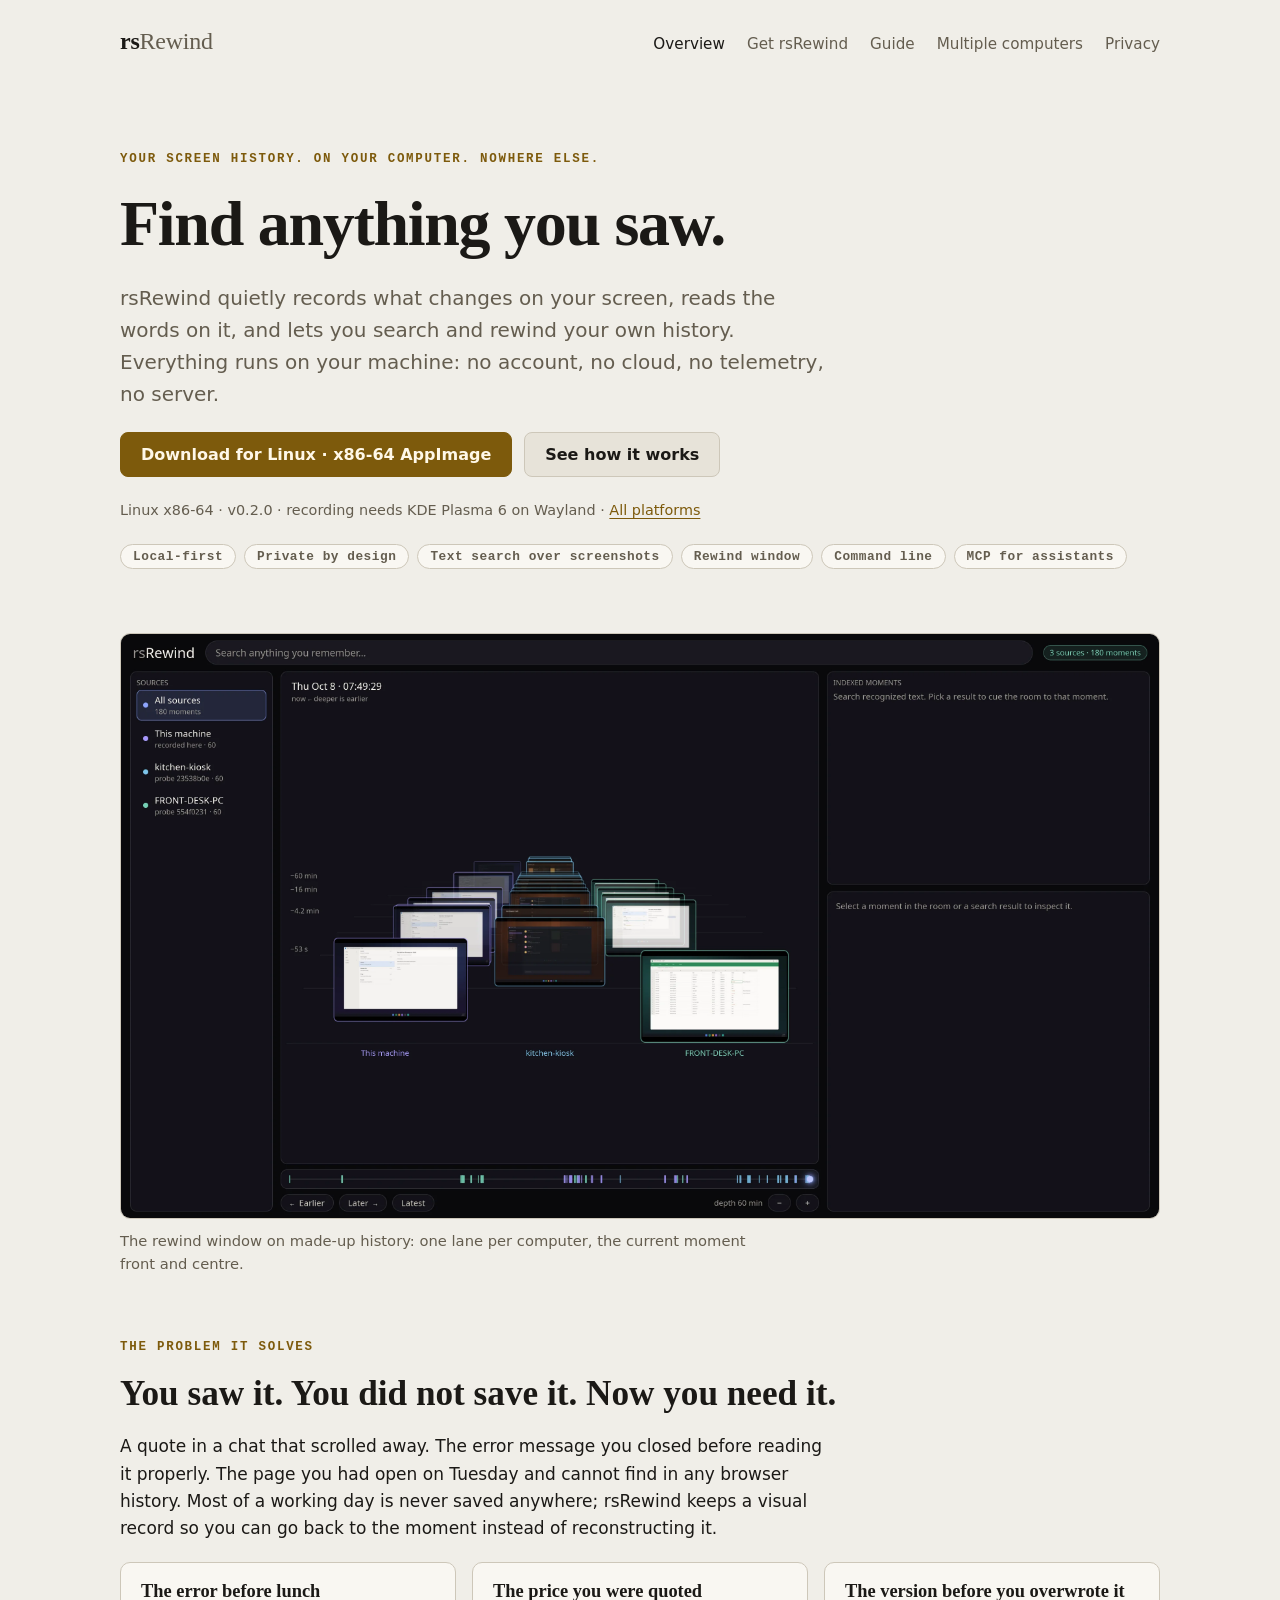
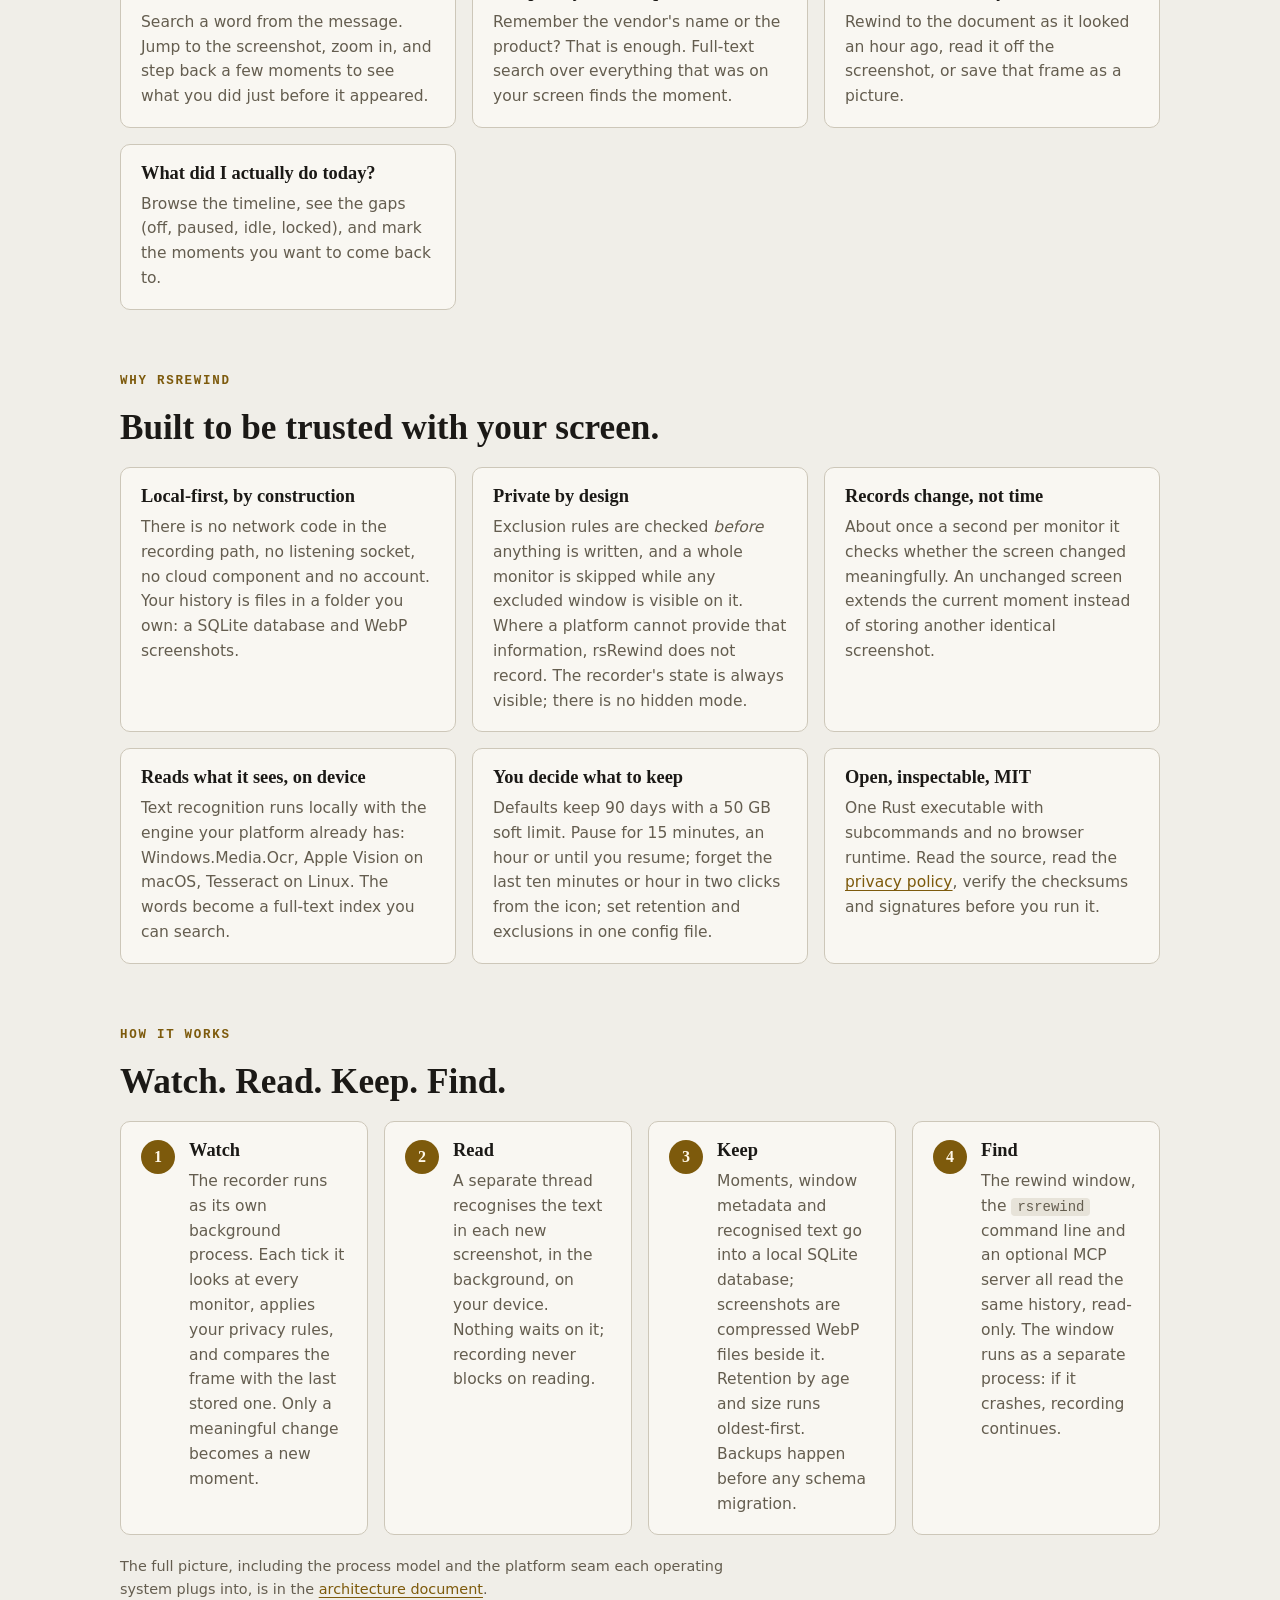
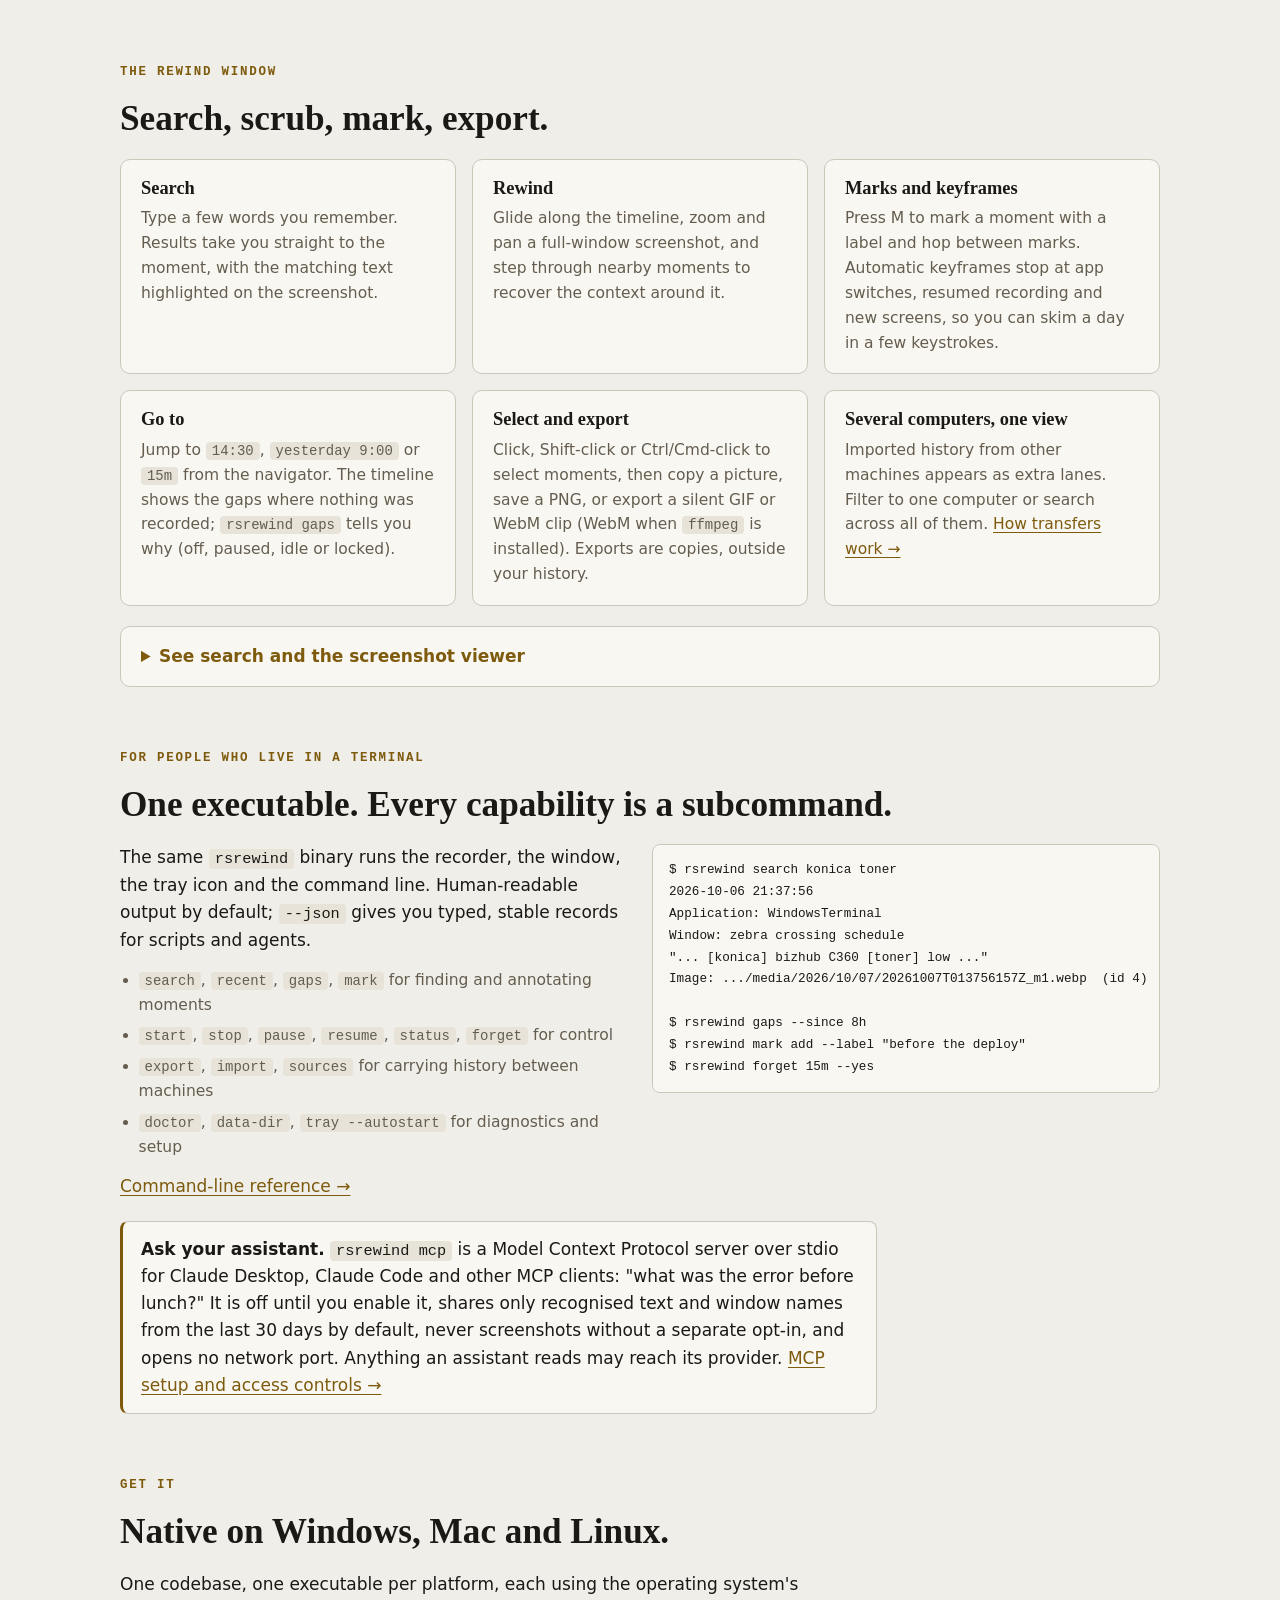
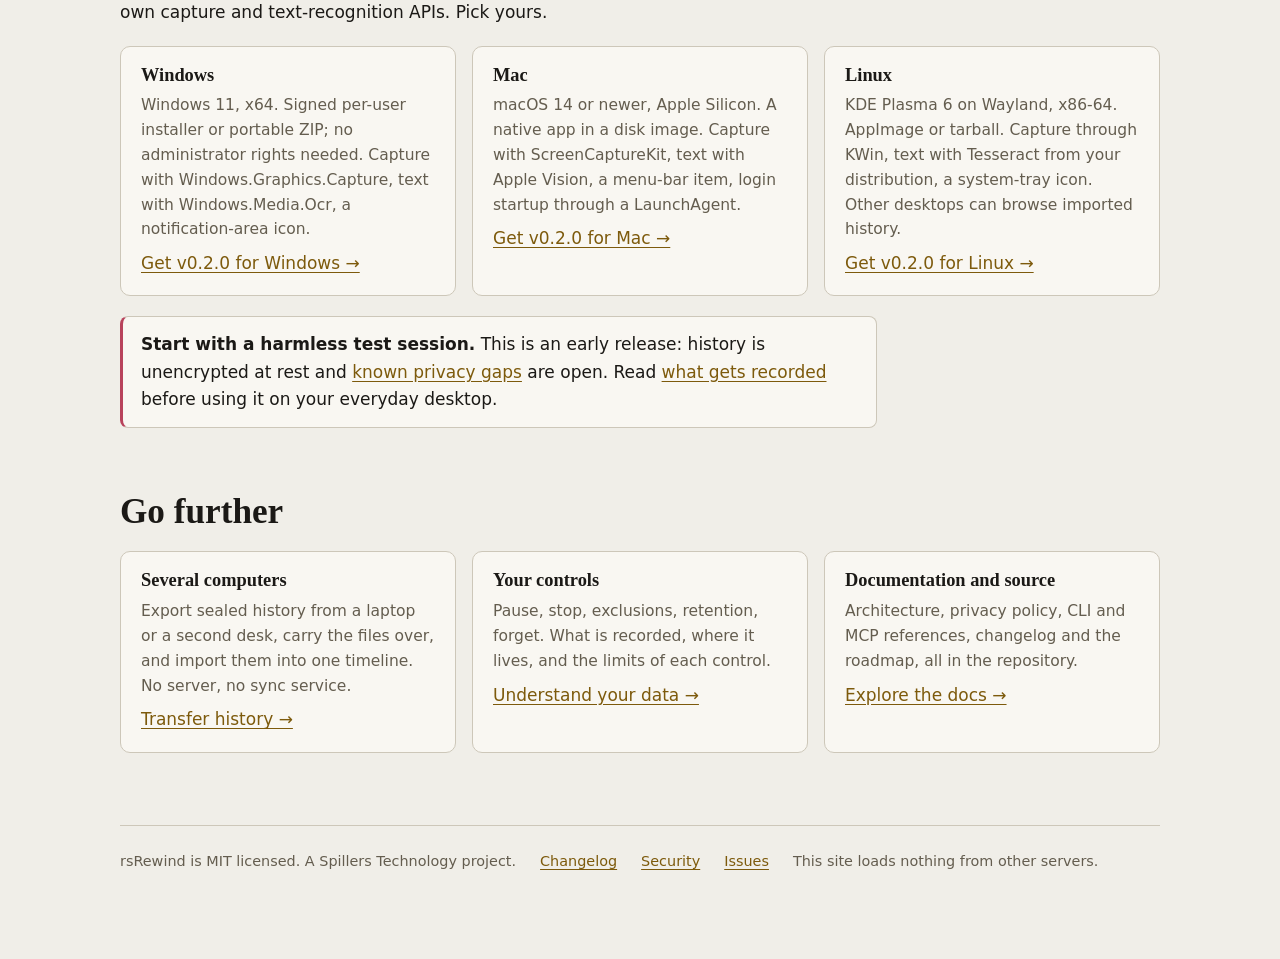
<file: site/index.html>
<!doctype html>
<html lang="en">
<head>
<meta charset="utf-8">
<meta name="viewport" content="width=device-width,initial-scale=1">
<title>rsRewind — find anything you saw</title>
<meta name="description" content="A searchable, local-first history of your screen for Windows, macOS and KDE Plasma. Records what changes, reads the text on your screen, and lets you search and rewind it. No cloud, no account, no telemetry.">
<link rel="icon" href="data:image/svg+xml,%3Csvg xmlns=%27http://www.w3.org/2000/svg%27 viewBox=%270 0 32 32%27%3E%3Crect width=%2732%27 height=%2732%27 rx=%277%27 fill=%27%230e0d0c%27/%3E%3Ccircle cx=%2716%27 cy=%2716%27 r=%278%27 fill=%27none%27 stroke=%27%23d4a64a%27 stroke-width=%273%27/%3E%3Cpath d=%27M16 8v8l-5 3%27 stroke=%27%23d4a64a%27 stroke-width=%273%27 fill=%27none%27/%3E%3C/svg%3E">
<link rel="stylesheet" href="style.css">
</head>
<body>
<a class="skip" href="#main">Skip to content</a>
<div class="wrap">
<header class="top"><a class="brand" href="index.html">rs<span>Rewind</span></a><nav aria-label="Site"><a href="index.html" aria-current="page">Overview</a><a href="install.html">Get rsRewind</a><a href="guide.html">Guide</a><a href="probes.html">Multiple computers</a><a href="privacy.html">Privacy</a></nav></header>
<main id="main">

<section class="hero">
  <div class="kicker">Your screen history. On your computer. Nowhere else.</div>
  <h1>Find anything you saw.</h1>
  <p class="lede">rsRewind quietly records what changes on your screen, reads the words on it, and lets you search and rewind your own history. Everything runs on your machine: no account, no cloud, no telemetry, no server.</p>
  <div class="cta"><a class="btn primary" data-platform-download href="install.html">Get rsRewind</a><a class="btn" href="#how">See how it works</a></div>
  <p class="note" data-platform-note>v0.2.0 for Windows 11, macOS 14+ (Apple Silicon) and KDE Plasma 6 · MIT licensed · <a href="install.html">All platforms</a></p>
  <ul class="pills" aria-label="Highlights"><li>Local-first</li><li>Private by design</li><li>Text search over screenshots</li><li>Rewind window</li><li>Command line</li><li>MCP for assistants</li></ul>
</section>

<figure class="shot wide"><picture><source srcset="img/room-dark.webp" type="image/webp"><img src="img/room-dark.png" width="3200" height="1800" alt="The rewind window showing a timeline of screenshots from three computers."></picture><figcaption>The rewind window on made-up history: one lane per computer, the current moment front and centre.</figcaption></figure>

<section>
  <div class="kicker">The problem it solves</div>
  <h2>You saw it. You did not save it. Now you need it.</h2>
  <p>A quote in a chat that scrolled away. The error message you closed before reading it properly. The page you had open on Tuesday and cannot find in any browser history. Most of a working day is never saved anywhere; rsRewind keeps a visual record so you can go back to the moment instead of reconstructing it.</p>
  <div class="grid">
    <div class="card"><h3>The error before lunch</h3><p>Search a word from the message. Jump to the screenshot, zoom in, and step back a few moments to see what you did just before it appeared.</p></div>
    <div class="card"><h3>The price you were quoted</h3><p>Remember the vendor's name or the product? That is enough. Full-text search over everything that was on your screen finds the moment.</p></div>
    <div class="card"><h3>The version before you overwrote it</h3><p>Rewind to the document as it looked an hour ago, read it off the screenshot, or save that frame as a picture.</p></div>
    <div class="card"><h3>What did I actually do today?</h3><p>Browse the timeline, see the gaps (off, paused, idle, locked), and mark the moments you want to come back to.</p></div>
  </div>
</section>

<section>
  <div class="kicker">Why rsRewind</div>
  <h2>Built to be trusted with your screen.</h2>
  <div class="grid">
    <div class="card"><h3>Local-first, by construction</h3><p>There is no network code in the recording path, no listening socket, no cloud component and no account. Your history is files in a folder you own: a SQLite database and WebP screenshots.</p></div>
    <div class="card"><h3>Private by design</h3><p>Exclusion rules are checked <em>before</em> anything is written, and a whole monitor is skipped while any excluded window is visible on it. Where a platform cannot provide that information, rsRewind does not record. The recorder's state is always visible; there is no hidden mode.</p></div>
    <div class="card"><h3>Records change, not time</h3><p>About once a second per monitor it checks whether the screen changed meaningfully. An unchanged screen extends the current moment instead of storing another identical screenshot.</p></div>
    <div class="card"><h3>Reads what it sees, on device</h3><p>Text recognition runs locally with the engine your platform already has: Windows.Media.Ocr, Apple Vision on macOS, Tesseract on Linux. The words become a full-text index you can search.</p></div>
    <div class="card"><h3>You decide what to keep</h3><p>Defaults keep 90 days with a 50 GB soft limit. Pause for 15 minutes, an hour or until you resume; forget the last ten minutes or hour in two clicks from the icon; set retention and exclusions in one config file.</p></div>
    <div class="card"><h3>Open, inspectable, MIT</h3><p>One Rust executable with subcommands and no browser runtime. Read the source, read the <a href="privacy.html">privacy policy</a>, verify the checksums and signatures before you run it.</p></div>
  </div>
</section>

<section id="how">
  <div class="kicker">How it works</div>
  <h2>Watch. Read. Keep. Find.</h2>
  <ol class="flow">
    <li><span class="step">1</span><div><h3>Watch</h3><p>The recorder runs as its own background process. Each tick it looks at every monitor, applies your privacy rules, and compares the frame with the last stored one. Only a meaningful change becomes a new moment.</p></div></li>
    <li><span class="step">2</span><div><h3>Read</h3><p>A separate thread recognises the text in each new screenshot, in the background, on your device. Nothing waits on it; recording never blocks on reading.</p></div></li>
    <li><span class="step">3</span><div><h3>Keep</h3><p>Moments, window metadata and recognised text go into a local SQLite database; screenshots are compressed WebP files beside it. Retention by age and size runs oldest-first. Backups happen before any schema migration.</p></div></li>
    <li><span class="step">4</span><div><h3>Find</h3><p>The rewind window, the <code>rsrewind</code> command line and an optional MCP server all read the same history, read-only. The window runs as a separate process: if it crashes, recording continues.</p></div></li>
  </ol>
  <p class="note">The full picture, including the process model and the platform seam each operating system plugs into, is in the <a href="https://github.com/spilloid/rsRewind/blob/main/ARCHITECTURE.md">architecture document</a>.</p>
</section>

<section>
  <div class="kicker">The rewind window</div>
  <h2>Search, scrub, mark, export.</h2>
  <div class="grid">
    <div class="card"><h3>Search</h3><p>Type a few words you remember. Results take you straight to the moment, with the matching text highlighted on the screenshot.</p></div>
    <div class="card"><h3>Rewind</h3><p>Glide along the timeline, zoom and pan a full-window screenshot, and step through nearby moments to recover the context around it.</p></div>
    <div class="card"><h3>Marks and keyframes</h3><p>Press M to mark a moment with a label and hop between marks. Automatic keyframes stop at app switches, resumed recording and new screens, so you can skim a day in a few keystrokes.</p></div>
    <div class="card"><h3>Go to</h3><p>Jump to <code>14:30</code>, <code>yesterday 9:00</code> or <code>15m</code> from the navigator. The timeline shows the gaps where nothing was recorded; <code>rsrewind gaps</code> tells you why (off, paused, idle or locked).</p></div>
    <div class="card"><h3>Select and export</h3><p>Click, Shift-click or Ctrl/Cmd-click to select moments, then copy a picture, save a PNG, or export a silent GIF or WebM clip (WebM when <code>ffmpeg</code> is installed). Exports are copies, outside your history.</p></div>
    <div class="card"><h3>Several computers, one view</h3><p>Imported history from other machines appears as extra lanes. Filter to one computer or search across all of them. <a href="probes.html">How transfers work →</a></p></div>
  </div>
  <details><summary>See search and the screenshot viewer</summary><div class="shots"><figure class="shot"><img src="img/search-cue.webp" width="3200" height="1800" loading="lazy" alt="A search result selecting its matching screenshot."><figcaption>Search takes you back to the matching moment.</figcaption></figure><figure class="shot"><img src="img/viewer-fullscreen.webp" width="3200" height="1800" loading="lazy" alt="A full-window screenshot with matching words highlighted."><figcaption>Look closer, then step through adjacent moments.</figcaption></figure></div></details>
</section>

<section>
  <div class="kicker">For people who live in a terminal</div>
  <h2>One executable. Every capability is a subcommand.</h2>
  <div class="split">
    <div>
      <p>The same <code>rsrewind</code> binary runs the recorder, the window, the tray icon and the command line. Human-readable output by default; <code>--json</code> gives you typed, stable records for scripts and agents.</p>
      <ul class="plain">
        <li><code>search</code>, <code>recent</code>, <code>gaps</code>, <code>mark</code> for finding and annotating moments</li>
        <li><code>start</code>, <code>stop</code>, <code>pause</code>, <code>resume</code>, <code>status</code>, <code>forget</code> for control</li>
        <li><code>export</code>, <code>import</code>, <code>sources</code> for carrying history between machines</li>
        <li><code>doctor</code>, <code>data-dir</code>, <code>tray --autostart</code> for diagnostics and setup</li>
      </ul>
      <p><a href="https://github.com/spilloid/rsRewind/blob/main/docs/cli.md">Command-line reference →</a></p>
    </div>
    <pre><code>$ rsrewind search konica toner
2026-10-06 21:37:56
Application: WindowsTerminal
Window: zebra crossing schedule
"... [konica] bizhub C360 [toner] low ..."
Image: .../media/2026/10/07/20261007T013756157Z_m1.webp  (id 4)

$ rsrewind gaps --since 8h
$ rsrewind mark add --label "before the deploy"
$ rsrewind forget 15m --yes</code></pre>
  </div>
  <div class="callout"><p><strong>Ask your assistant.</strong> <code>rsrewind mcp</code> is a Model Context Protocol server over stdio for Claude Desktop, Claude Code and other MCP clients: "what was the error before lunch?" It is off until you enable it, shares only recognised text and window names from the last 30 days by default, never screenshots without a separate opt-in, and opens no network port. Anything an assistant reads may reach its provider. <a href="https://github.com/spilloid/rsRewind/blob/main/docs/mcp.md">MCP setup and access controls →</a></p></div>
</section>

<section id="platforms">
  <div class="kicker">Get it</div>
  <h2>Native on Windows, Mac and Linux.</h2>
  <p>One codebase, one executable per platform, each using the operating system's own capture and text-recognition APIs. Pick yours.</p>
  <div class="grid">
    <div class="card"><h3>Windows</h3><p>Windows 11, x64. Signed per-user installer or portable ZIP; no administrator rights needed. Capture with Windows.Graphics.Capture, text with Windows.Media.Ocr, a notification-area icon.</p><a href="install.html#windows">Get v0.2.0 for Windows →</a></div>
    <div class="card"><h3>Mac</h3><p>macOS 14 or newer, Apple Silicon. A native app in a disk image. Capture with ScreenCaptureKit, text with Apple Vision, a menu-bar item, login startup through a LaunchAgent.</p><a href="install.html#macos">Get v0.2.0 for Mac →</a></div>
    <div class="card"><h3>Linux</h3><p>KDE Plasma 6 on Wayland, x86-64. AppImage or tarball. Capture through KWin, text with Tesseract from your distribution, a system-tray icon. Other desktops can browse imported history.</p><a href="install.html#linux">Get v0.2.0 for Linux →</a></div>
  </div>
  <div class="callout warn"><p><strong>Start with a harmless test session.</strong> This is an early release: history is unencrypted at rest and <a href="https://github.com/spilloid/rsRewind/issues/12">known privacy gaps</a> are open. Read <a href="privacy.html">what gets recorded</a> before using it on your everyday desktop.</p></div>
</section>

<section>
  <h2>Go further</h2>
  <div class="grid">
    <div class="card"><h3>Several computers</h3><p>Export sealed history from a laptop or a second desk, carry the files over, and import them into one timeline. No server, no sync service.</p><a href="probes.html">Transfer history →</a></div>
    <div class="card"><h3>Your controls</h3><p>Pause, stop, exclusions, retention, forget. What is recorded, where it lives, and the limits of each control.</p><a href="privacy.html">Understand your data →</a></div>
    <div class="card"><h3>Documentation and source</h3><p>Architecture, privacy policy, CLI and MCP references, changelog and the roadmap, all in the repository.</p><a href="https://github.com/spilloid/rsRewind/blob/main/docs/README.md">Explore the docs →</a></div>
  </div>
</section>

</main>
<footer>
  <span>rsRewind is MIT licensed. A Spillers Technology project.</span>
  <a href="https://github.com/spilloid/rsRewind/blob/main/CHANGELOG.md">Changelog</a>
  <a href="https://github.com/spilloid/rsRewind/blob/main/SECURITY.md">Security</a>
  <a href="https://github.com/spilloid/rsRewind/issues">Issues</a>
  <span>This site loads nothing from other servers.</span>
</footer>

</div>
<script src="platform.js" defer></script>
</body>
</html>
</file>
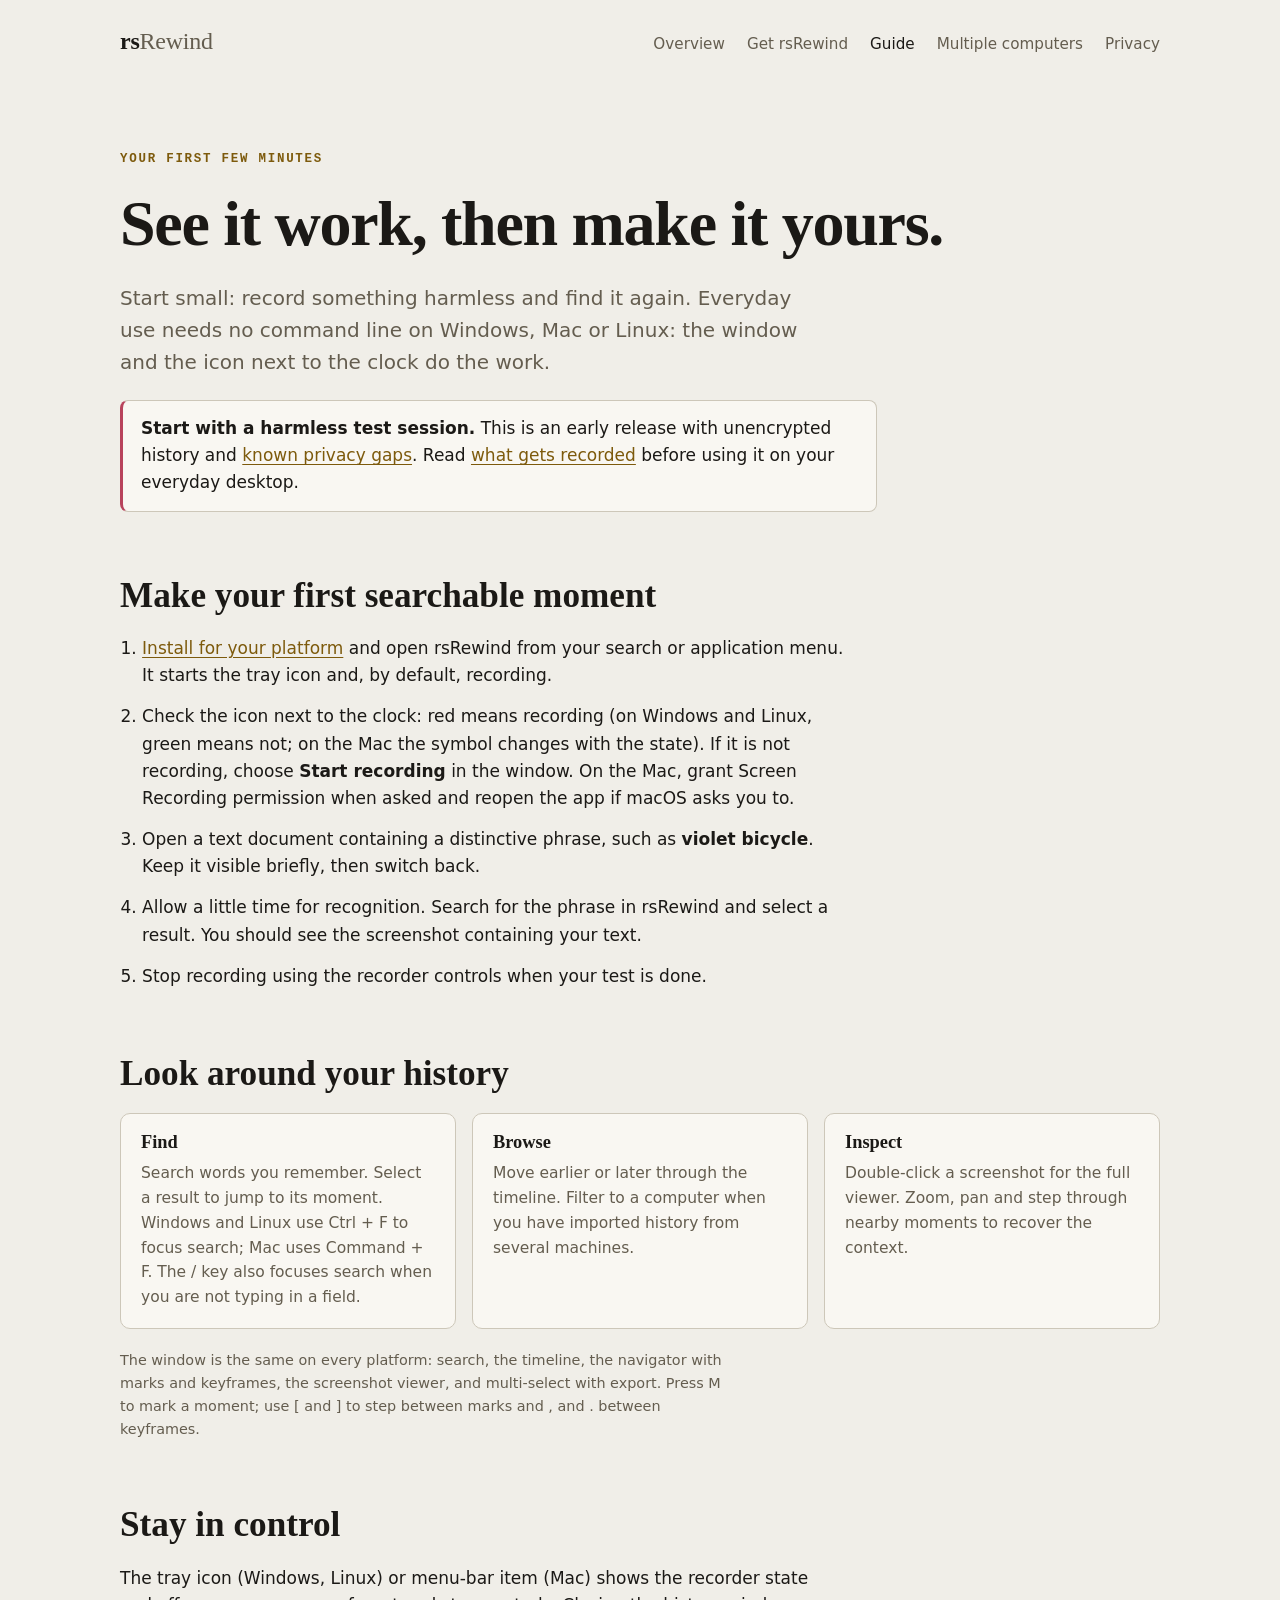
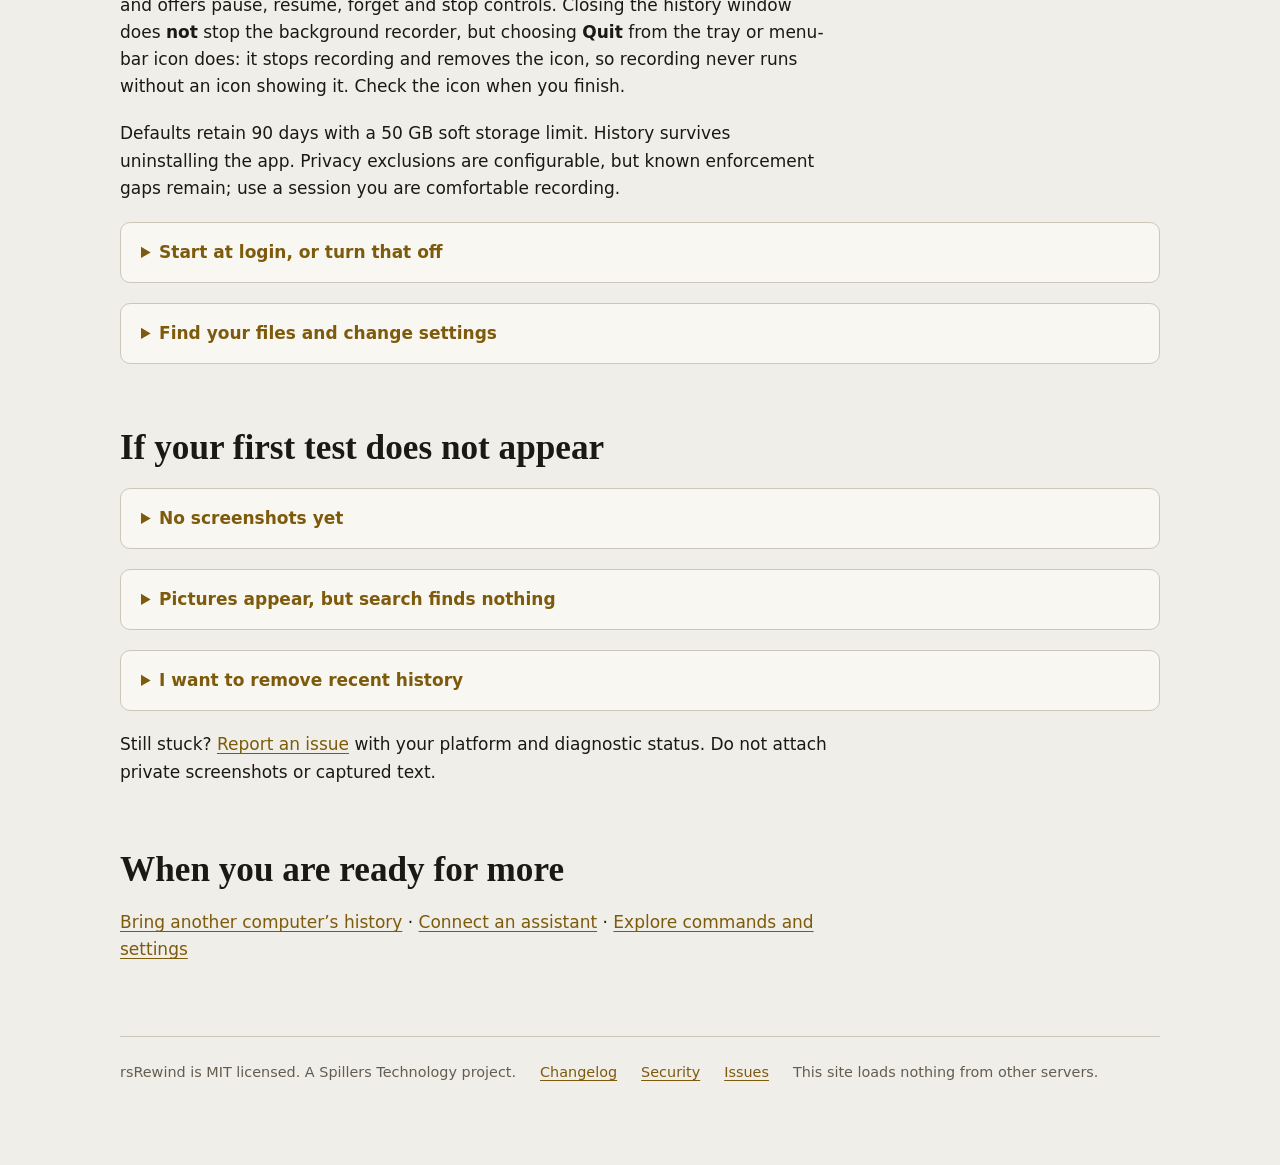
<file: site/guide.html>
<!doctype html>
<html lang="en">
<head>
<meta charset="utf-8">
<meta name="viewport" content="width=device-width,initial-scale=1">
<title>Your first few minutes — rsRewind</title>
<meta name="description" content="Record a harmless test, search your history, and learn the everyday controls on Windows, Mac and Linux.">
<link rel="icon" href="data:image/svg+xml,%3Csvg xmlns=%27http://www.w3.org/2000/svg%27 viewBox=%270 0 32 32%27%3E%3Crect width=%2732%27 height=%2732%27 rx=%277%27 fill=%27%230e0d0c%27/%3E%3Ccircle cx=%2716%27 cy=%2716%27 r=%278%27 fill=%27none%27 stroke=%27%23d4a64a%27 stroke-width=%273%27/%3E%3Cpath d=%27M16 8v8l-5 3%27 stroke=%27%23d4a64a%27 stroke-width=%273%27 fill=%27none%27/%3E%3C/svg%3E">
<link rel="stylesheet" href="style.css">
</head>
<body>
<a class="skip" href="#main">Skip to content</a>
<div class="wrap">
<header class="top"><a class="brand" href="index.html">rs<span>Rewind</span></a><nav aria-label="Site"><a href="index.html">Overview</a><a href="install.html">Get rsRewind</a><a href="guide.html" aria-current="page">Guide</a><a href="probes.html">Multiple computers</a><a href="privacy.html">Privacy</a></nav></header>
<main id="main">
<section class="hero"><div class="kicker">Your first few minutes</div><h1>See it work, then make it yours.</h1><p class="lede">Start small: record something harmless and find it again. Everyday use needs no command line on Windows, Mac or Linux: the window and the icon next to the clock do the work.</p><div class="callout warn"><p><strong>Start with a harmless test session.</strong> This is an early release with unencrypted history and <a href="https://github.com/spilloid/rsRewind/issues/12">known privacy gaps</a>. Read <a href="privacy.html">what gets recorded</a> before using it on your everyday desktop.</p></div></section>
<section><h2>Make your first searchable moment</h2><ol class="steps"><li><a href="install.html">Install for your platform</a> and open rsRewind from your search or application menu. It starts the tray icon and, by default, recording.</li><li>Check the icon next to the clock: red means recording (on Windows and Linux, green means not; on the Mac the symbol changes with the state). If it is not recording, choose <strong>Start recording</strong> in the window. On the Mac, grant Screen Recording permission when asked and reopen the app if macOS asks you to.</li><li>Open a text document containing a distinctive phrase, such as <strong>violet bicycle</strong>. Keep it visible briefly, then switch back.</li><li>Allow a little time for recognition. Search for the phrase in rsRewind and select a result. You should see the screenshot containing your text.</li><li>Stop recording using the recorder controls when your test is done.</li></ol></section>
<section><h2>Look around your history</h2><div class="grid"><div class="card"><h3>Find</h3><p>Search words you remember. Select a result to jump to its moment. Windows and Linux use Ctrl + F to focus search; Mac uses Command + F. The / key also focuses search when you are not typing in a field.</p></div><div class="card"><h3>Browse</h3><p>Move earlier or later through the timeline. Filter to a computer when you have imported history from several machines.</p></div><div class="card"><h3>Inspect</h3><p>Double-click a screenshot for the full viewer. Zoom, pan and step through nearby moments to recover the context.</p></div></div><p class="note">The window is the same on every platform: search, the timeline, the navigator with marks and keyframes, the screenshot viewer, and multi-select with export. Press M to mark a moment; use [ and ] to step between marks and , and . between keyframes.</p></section>
<section><h2>Stay in control</h2><p>The tray icon (Windows, Linux) or menu-bar item (Mac) shows the recorder state and offers pause, resume, forget and stop controls. Closing the history window does <strong>not</strong> stop the background recorder, but choosing <strong>Quit</strong> from the tray or menu-bar icon does: it stops recording and removes the icon, so recording never runs without an icon showing it. Check the icon when you finish.</p><p>Defaults retain 90 days with a 50 GB soft storage limit. History survives uninstalling the app. Privacy exclusions are configurable, but known enforcement gaps remain; use a session you are comfortable recording.</p><details><summary>Start at login, or turn that off</summary><p>Use the first-run login option where offered, or run <code>rsrewind tray --autostart on</code>. Use <code>--autostart off</code> to disable future login startup. Turning it off does not stop a running recorder or delete history. On the Mac the command is <code>/Applications/rsRewind.app/Contents/MacOS/rsrewind tray --autostart on</code>; it writes a per-user LaunchAgent. See the <a href="https://github.com/spilloid/rsRewind/blob/main/docs/macos.md">Mac reference</a>.</p></details><details><summary>Find your files and change settings</summary><p><code>rsrewind data-dir</code> prints the folder holding your history and <code>config.toml</code>. Defaults are <code>%LOCALAPPDATA%\rsRewind</code> on Windows, <code>~/.local/share/rsRewind</code> on Linux (unless XDG_DATA_HOME is set), and <code>~/Library/Application Support/rsRewind</code> on Mac.</p><p><a href="https://github.com/spilloid/rsRewind/blob/main/docs/cli.md">Storage, settings and command reference →</a></p></details></section>
<section><h2>If your first test does not appear</h2><details><summary>No screenshots yet</summary><p>Check that recording is running, not paused. Try changing the visible screen. Idle, lock and exclusion rules can prevent capture. Run <code>rsrewind doctor</code> for diagnostics. On Mac, check screen-recording permission and restart the app if requested.</p></details><details><summary>Pictures appear, but search finds nothing</summary><p>Text recognition runs in the background; allow it time and try a clear, large text phrase. On Linux, install Tesseract and restart the recorder. On Windows, doctor checks whether an OCR language is available. On the Mac, text recognition uses Apple Vision on device and needs nothing extra.</p></details><details><summary>I want to remove recent history</summary><p>Use the tray or menu-bar forget action and confirm it, or <code>rsrewind forget 15m --yes</code>. This removes recent history from the active store. It does not erase backups, exports or copies held elsewhere. <a href="privacy.html">Read deletion limits</a>.</p></details><p>Still stuck? <a href="https://github.com/spilloid/rsRewind/issues">Report an issue</a> with your platform and diagnostic status. Do not attach private screenshots or captured text.</p></section>
<section><h2>When you are ready for more</h2><p><a href="probes.html">Bring another computer’s history</a> · <a href="https://github.com/spilloid/rsRewind/blob/main/docs/mcp.md">Connect an assistant</a> · <a href="https://github.com/spilloid/rsRewind/blob/main/docs/cli.md">Explore commands and settings</a></p></section>
</main>
<footer>
  <span>rsRewind is MIT licensed. A Spillers Technology project.</span>
  <a href="https://github.com/spilloid/rsRewind/blob/main/CHANGELOG.md">Changelog</a>
  <a href="https://github.com/spilloid/rsRewind/blob/main/SECURITY.md">Security</a>
  <a href="https://github.com/spilloid/rsRewind/issues">Issues</a>
  <span>This site loads nothing from other servers.</span>
</footer>

</div>
</body>
</html>
</file>
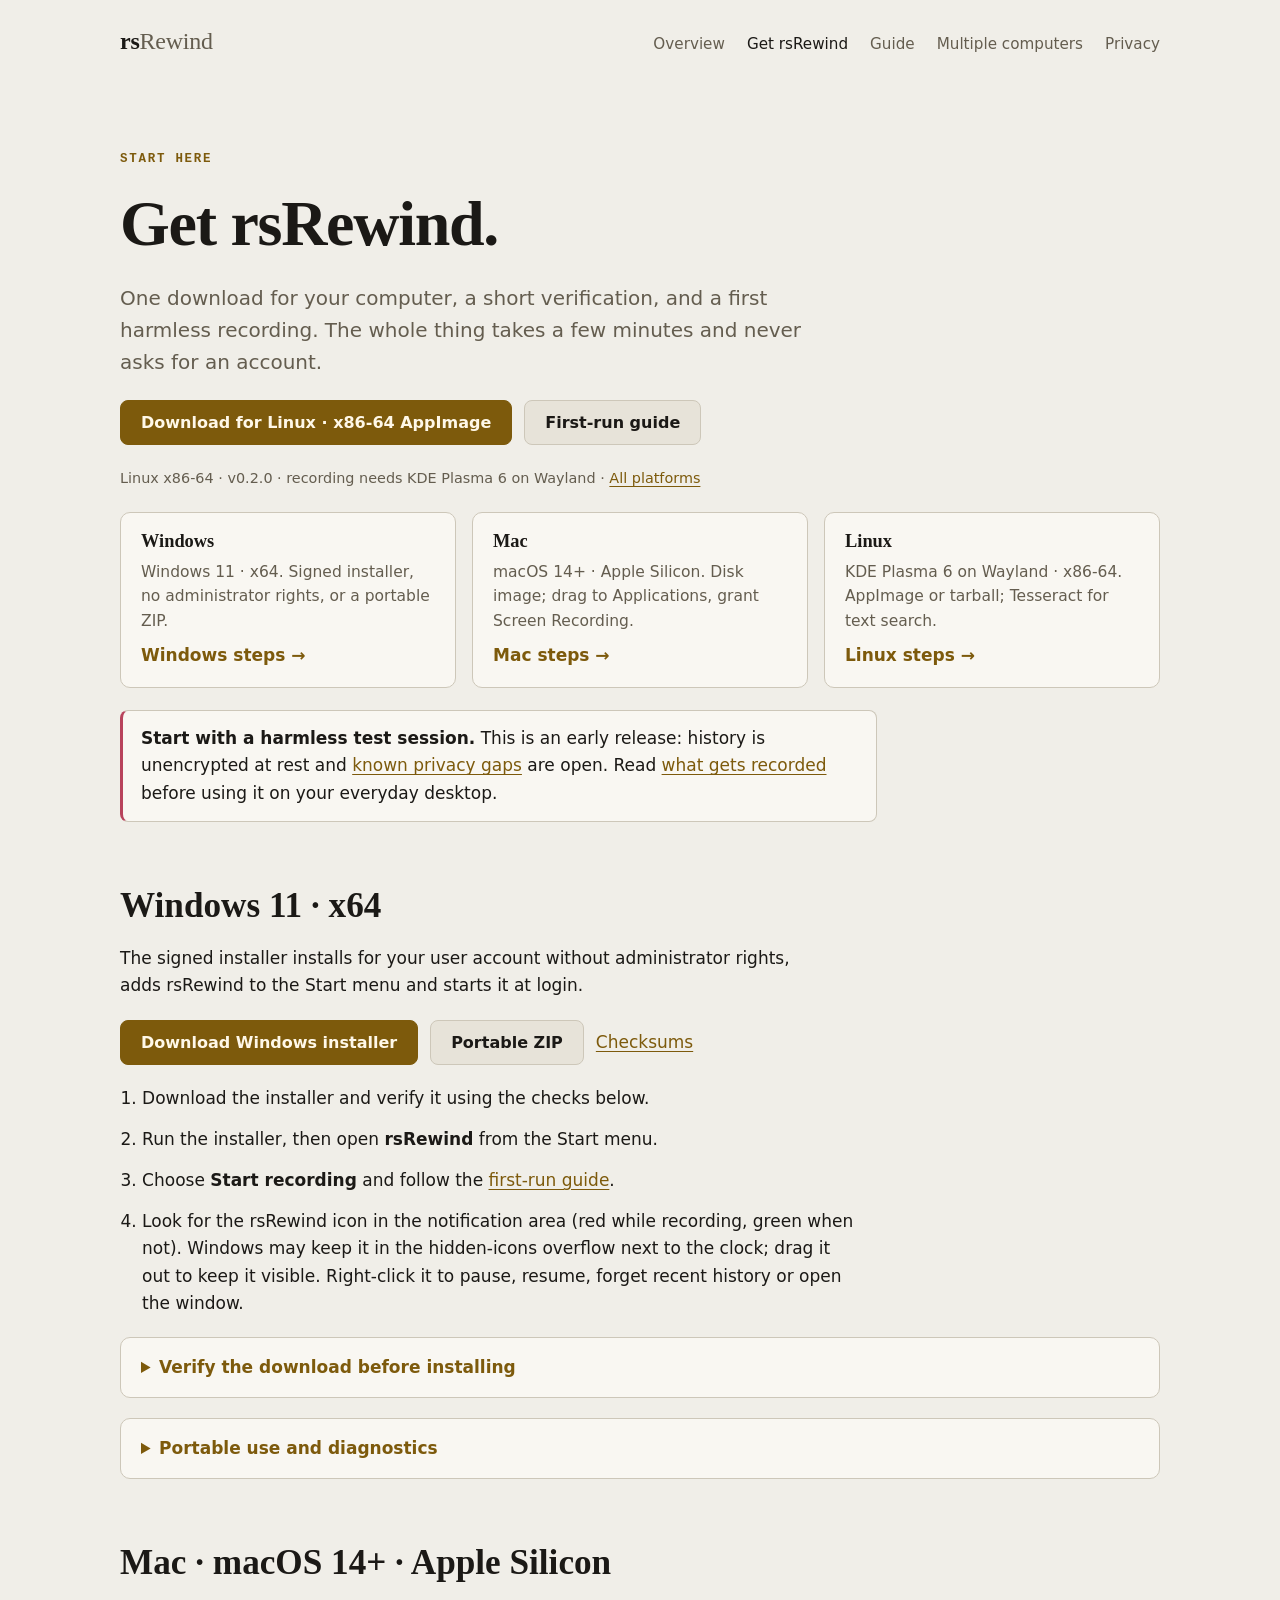
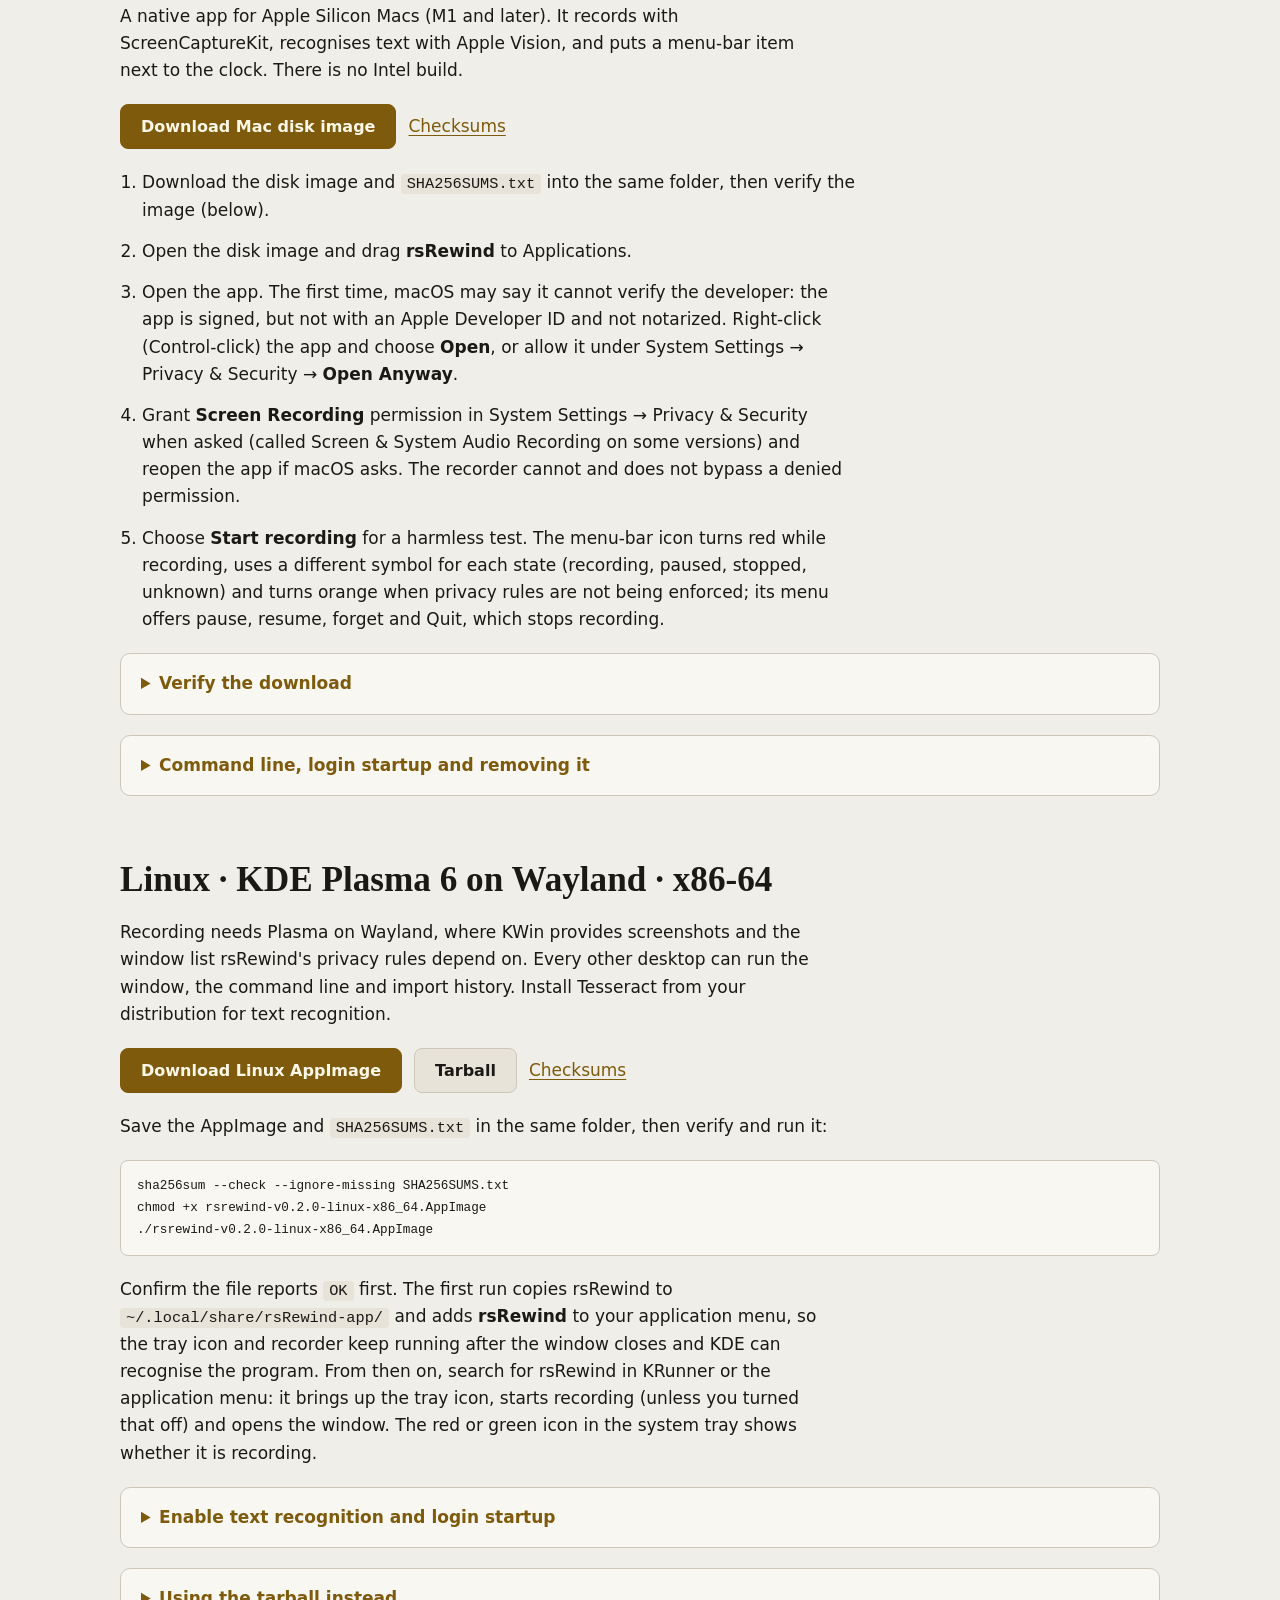
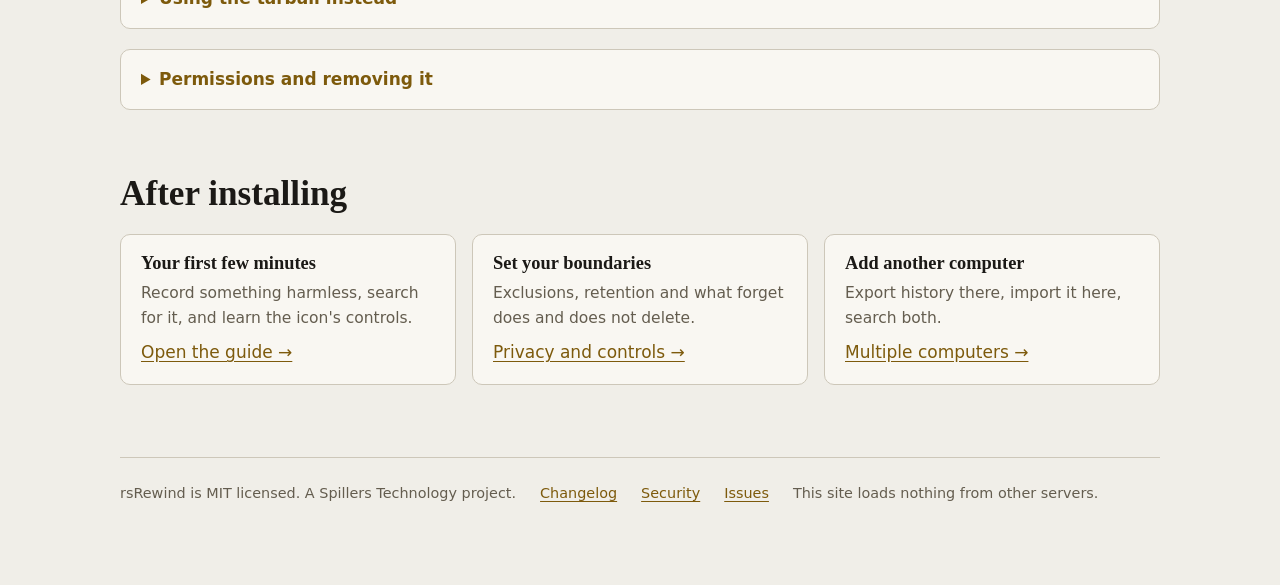
<file: site/install.html>
<!doctype html>
<html lang="en">
<head>
<meta charset="utf-8">
<meta name="viewport" content="width=device-width,initial-scale=1">
<title>Get rsRewind</title>
<meta name="description" content="Download rsRewind v0.2.0 for Windows 11, macOS 14+ (Apple Silicon) and KDE Plasma 6 on Wayland. Verify, install and start your first recording.">
<link rel="icon" href="data:image/svg+xml,%3Csvg xmlns=%27http://www.w3.org/2000/svg%27 viewBox=%270 0 32 32%27%3E%3Crect width=%2732%27 height=%2732%27 rx=%277%27 fill=%27%230e0d0c%27/%3E%3Ccircle cx=%2716%27 cy=%2716%27 r=%278%27 fill=%27none%27 stroke=%27%23d4a64a%27 stroke-width=%273%27/%3E%3Cpath d=%27M16 8v8l-5 3%27 stroke=%27%23d4a64a%27 stroke-width=%273%27 fill=%27none%27/%3E%3C/svg%3E">
<link rel="stylesheet" href="style.css">
</head>
<body>
<a class="skip" href="#main">Skip to content</a>
<div class="wrap">
<header class="top"><a class="brand" href="index.html">rs<span>Rewind</span></a><nav aria-label="Site"><a href="index.html">Overview</a><a href="install.html" aria-current="page">Get rsRewind</a><a href="guide.html">Guide</a><a href="probes.html">Multiple computers</a><a href="privacy.html">Privacy</a></nav></header>
<main id="main">
<section class="hero"><div class="kicker">Start here</div><h1>Get rsRewind.</h1><p class="lede">One download for your computer, a short verification, and a first harmless recording. The whole thing takes a few minutes and never asks for an account.</p><div class="cta"><a class="btn primary" data-platform-download href="#platforms">Choose your platform</a><a class="btn" href="guide.html">First-run guide</a></div><p class="note" data-platform-note>v0.2.0 for Windows 11, macOS 14+ (Apple Silicon) and KDE Plasma 6 on Wayland.</p>
<div id="platforms" class="platforms">
  <a class="card" href="#windows"><h3>Windows</h3><p>Windows 11 · x64. Signed installer, no administrator rights, or a portable ZIP.</p><span>Windows steps →</span></a>
  <a class="card" href="#macos"><h3>Mac</h3><p>macOS 14+ · Apple Silicon. Disk image; drag to Applications, grant Screen Recording.</p><span>Mac steps →</span></a>
  <a class="card" href="#linux"><h3>Linux</h3><p>KDE Plasma 6 on Wayland · x86-64. AppImage or tarball; Tesseract for text search.</p><span>Linux steps →</span></a>
</div>
<div class="callout warn"><p><strong>Start with a harmless test session.</strong> This is an early release: history is unencrypted at rest and <a href="https://github.com/spilloid/rsRewind/issues/12">known privacy gaps</a> are open. Read <a href="privacy.html">what gets recorded</a> before using it on your everyday desktop.</p></div></section>

<section id="windows"><h2>Windows 11 · x64</h2><p>The signed installer installs for your user account without administrator rights, adds rsRewind to the Start menu and starts it at login.</p><div class="cta"><a class="btn primary" href="https://github.com/spilloid/rsRewind/releases/download/v0.2.0/rsrewind-v0.2.0-x64.msi">Download Windows installer</a><a class="btn" href="https://github.com/spilloid/rsRewind/releases/download/v0.2.0/rsrewind-v0.2.0-windows-amd64.zip">Portable ZIP</a><a href="https://github.com/spilloid/rsRewind/releases/download/v0.2.0/SHA256SUMS.txt">Checksums</a></div><ol class="steps"><li>Download the installer and verify it using the checks below.</li><li>Run the installer, then open <strong>rsRewind</strong> from the Start menu.</li><li>Choose <strong>Start recording</strong> and follow the <a href="guide.html">first-run guide</a>.</li><li>Look for the rsRewind icon in the notification area (red while recording, green when not). Windows may keep it in the hidden-icons overflow next to the clock; drag it out to keep it visible. Right-click it to pause, resume, forget recent history or open the window.</li></ol><details><summary>Verify the download before installing</summary><p>Download <a href="https://github.com/spilloid/rsRewind/releases/download/v0.2.0/SHA256SUMS.txt">SHA256SUMS.txt</a> into the same folder. In PowerShell:</p><pre><code>Get-FileHash .\rsrewind-v0.2.0-x64.msi -Algorithm SHA256
Get-Content .\SHA256SUMS.txt
Get-AuthenticodeSignature .\rsrewind-v0.2.0-x64.msi | Format-List Status,SignerCertificate</code></pre><p>The hash must match its line. Signature status must be <code>Valid</code>, with signer <code>CN=Joseph Spillers</code>. If checks fail, do not run it. For the portable ZIP, verify the ZIP hash and the signature of the extracted executable.</p></details><details><summary>Portable use and diagnostics</summary><p>Extract the ZIP, then run the executable with <code>ui</code> to open the viewer. For the installed version, use:</p><pre><code>&amp; "$env:LOCALAPPDATA\Programs\rsRewind\rsrewind.exe" doctor
&amp; "$env:LOCALAPPDATA\Programs\rsRewind\rsrewind.exe" ui</code></pre><p>Windows 10 is unverified. The app does not require a browser runtime.</p></details></section>

<section id="macos"><h2>Mac · macOS 14+ · Apple Silicon</h2><p>A native app for Apple Silicon Macs (M1 and later). It records with ScreenCaptureKit, recognises text with Apple Vision, and puts a menu-bar item next to the clock. There is no Intel build.</p><div class="cta"><a class="btn primary" href="https://github.com/spilloid/rsRewind/releases/download/v0.2.0/rsrewind-v0.2.0-macos-arm64.dmg">Download Mac disk image</a><a href="https://github.com/spilloid/rsRewind/releases/download/v0.2.0/SHA256SUMS.txt">Checksums</a></div><ol class="steps"><li>Download the disk image and <code>SHA256SUMS.txt</code> into the same folder, then verify the image (below).</li><li>Open the disk image and drag <strong>rsRewind</strong> to Applications.</li><li>Open the app. The first time, macOS may say it cannot verify the developer: the app is signed, but not with an Apple Developer ID and not notarized. Right-click (Control-click) the app and choose <strong>Open</strong>, or allow it under System Settings → Privacy &amp; Security → <strong>Open Anyway</strong>.</li><li>Grant <strong>Screen Recording</strong> permission in System Settings → Privacy &amp; Security when asked (called Screen &amp; System Audio Recording on some versions) and reopen the app if macOS asks. The recorder cannot and does not bypass a denied permission.</li><li>Choose <strong>Start recording</strong> for a harmless test. The menu-bar icon turns red while recording, uses a different symbol for each state (recording, paused, stopped, unknown) and turns orange when privacy rules are not being enforced; its menu offers pause, resume, forget and Quit, which stops recording.</li></ol><details><summary>Verify the download</summary><pre><code>shasum -a 256 -c SHA256SUMS.txt 2&gt;/dev/null | grep rsrewind-v0.2.0-macos-arm64.dmg</code></pre><p>The line must end in <code>OK</code>. A matching checksum confirms the file is the one the release workflow produced; it does not replace the publisher identity a notarized app would carry. Verify before you bypass Gatekeeper, not after.</p></details><details><summary>Command line, login startup and removing it</summary><p>The command-line tool is the executable inside the app. Keep the app in Applications so login startup and assistant connections keep pointing at it:</p><pre><code>/Applications/rsRewind.app/Contents/MacOS/rsrewind doctor
/Applications/rsRewind.app/Contents/MacOS/rsrewind status
/Applications/rsRewind.app/Contents/MacOS/rsrewind tray --autostart on</code></pre><p>Autostart writes a per-user LaunchAgent to <code>~/Library/LaunchAgents/</code> that brings up the menu bar and recorder at login; <code>--autostart off</code> removes it. History lives in <code>~/Library/Application Support/rsRewind</code>. To remove rsRewind, turn autostart off, choose Quit in the menu bar, and move the app to the Trash. Your history folder is never deleted by removing the app.</p><p><a href="https://github.com/spilloid/rsRewind/blob/main/docs/macos.md">Full Mac reference →</a></p></details></section>

<section id="linux"><h2>Linux · KDE Plasma 6 on Wayland · x86-64</h2><p>Recording needs Plasma on Wayland, where KWin provides screenshots and the window list rsRewind's privacy rules depend on. Every other desktop can run the window, the command line and import history. Install Tesseract from your distribution for text recognition.</p><div class="cta"><a class="btn primary" href="https://github.com/spilloid/rsRewind/releases/download/v0.2.0/rsrewind-v0.2.0-linux-x86_64.AppImage">Download Linux AppImage</a><a class="btn" href="https://github.com/spilloid/rsRewind/releases/download/v0.2.0/rsrewind-v0.2.0-linux-x86_64.tar.gz">Tarball</a><a href="https://github.com/spilloid/rsRewind/releases/download/v0.2.0/SHA256SUMS.txt">Checksums</a></div><p>Save the AppImage and <code>SHA256SUMS.txt</code> in the same folder, then verify and run it:</p><pre><code>sha256sum --check --ignore-missing SHA256SUMS.txt
chmod +x rsrewind-v0.2.0-linux-x86_64.AppImage
./rsrewind-v0.2.0-linux-x86_64.AppImage</code></pre><p>Confirm the file reports <code>OK</code> first. The first run copies rsRewind to <code>~/.local/share/rsRewind-app/</code> and adds <strong>rsRewind</strong> to your application menu, so the tray icon and recorder keep running after the window closes and KDE can recognise the program. From then on, search for rsRewind in KRunner or the application menu: it brings up the tray icon, starts recording (unless you turned that off) and opens the window. The red or green icon in the system tray shows whether it is recording.</p><details><summary>Enable text recognition and login startup</summary><pre><code>sudo apt install tesseract-ocr   # Debian / Ubuntu
# Fedora Atomic / Bazzite instead: rpm-ostree install tesseract (then reboot)
~/.local/share/rsRewind-app/rsrewind doctor
~/.local/share/rsRewind-app/rsrewind tray --autostart on</code></pre><p>Restart the recorder after installing Tesseract. Existing moments are read in the background. Autostart starts the tray and recorder at login. To stop recording from starting by itself, set <code>record_on_launch = false</code> under <code>[capture]</code> in <code>config.toml</code>. A newer AppImage refreshes the copy the next time you run it.</p></details><details><summary>Using the tarball instead</summary><pre><code>tar -xzf rsrewind-v0.2.0-linux-x86_64.tar.gz
mkdir -p ~/.local/bin
install -m 755 rsrewind-v0.2.0-linux-x86_64/rsrewind ~/.local/bin/rsrewind
~/.local/bin/rsrewind launch</code></pre><p>The first <code>launch</code> adds the application-menu entry and icon.</p></details><details><summary>Permissions and removing it</summary><p>The recorder writes <code>~/.local/share/applications/rsrewind-recorder.desktop</code>, which KWin uses to authorize capture. Removing it withdraws that authorization. For a supervised user service instead of tray startup, see the <a href="https://github.com/spilloid/rsRewind/blob/main/docs/development.md">development reference</a>. Avoid configuring two startup mechanisms. To remove the program, run <code>rsrewind tray --autostart off</code>, then delete <code>~/.local/share/rsRewind-app/</code> and <code>~/.local/share/applications/rsrewind.desktop</code>. Your history in <code>~/.local/share/rsRewind</code> is never deleted by removing the program.</p></details></section>

<section><h2>After installing</h2><div class="grid"><div class="card"><h3>Your first few minutes</h3><p>Record something harmless, search for it, and learn the icon's controls.</p><a href="guide.html">Open the guide →</a></div><div class="card"><h3>Set your boundaries</h3><p>Exclusions, retention and what forget does and does not delete.</p><a href="privacy.html">Privacy and controls →</a></div><div class="card"><h3>Add another computer</h3><p>Export history there, import it here, search both.</p><a href="probes.html">Multiple computers →</a></div></div></section>
</main>
<footer>
  <span>rsRewind is MIT licensed. A Spillers Technology project.</span>
  <a href="https://github.com/spilloid/rsRewind/blob/main/CHANGELOG.md">Changelog</a>
  <a href="https://github.com/spilloid/rsRewind/blob/main/SECURITY.md">Security</a>
  <a href="https://github.com/spilloid/rsRewind/issues">Issues</a>
  <span>This site loads nothing from other servers.</span>
</footer>

</div>
<script src="platform.js" defer></script>
</body>
</html>
</file>
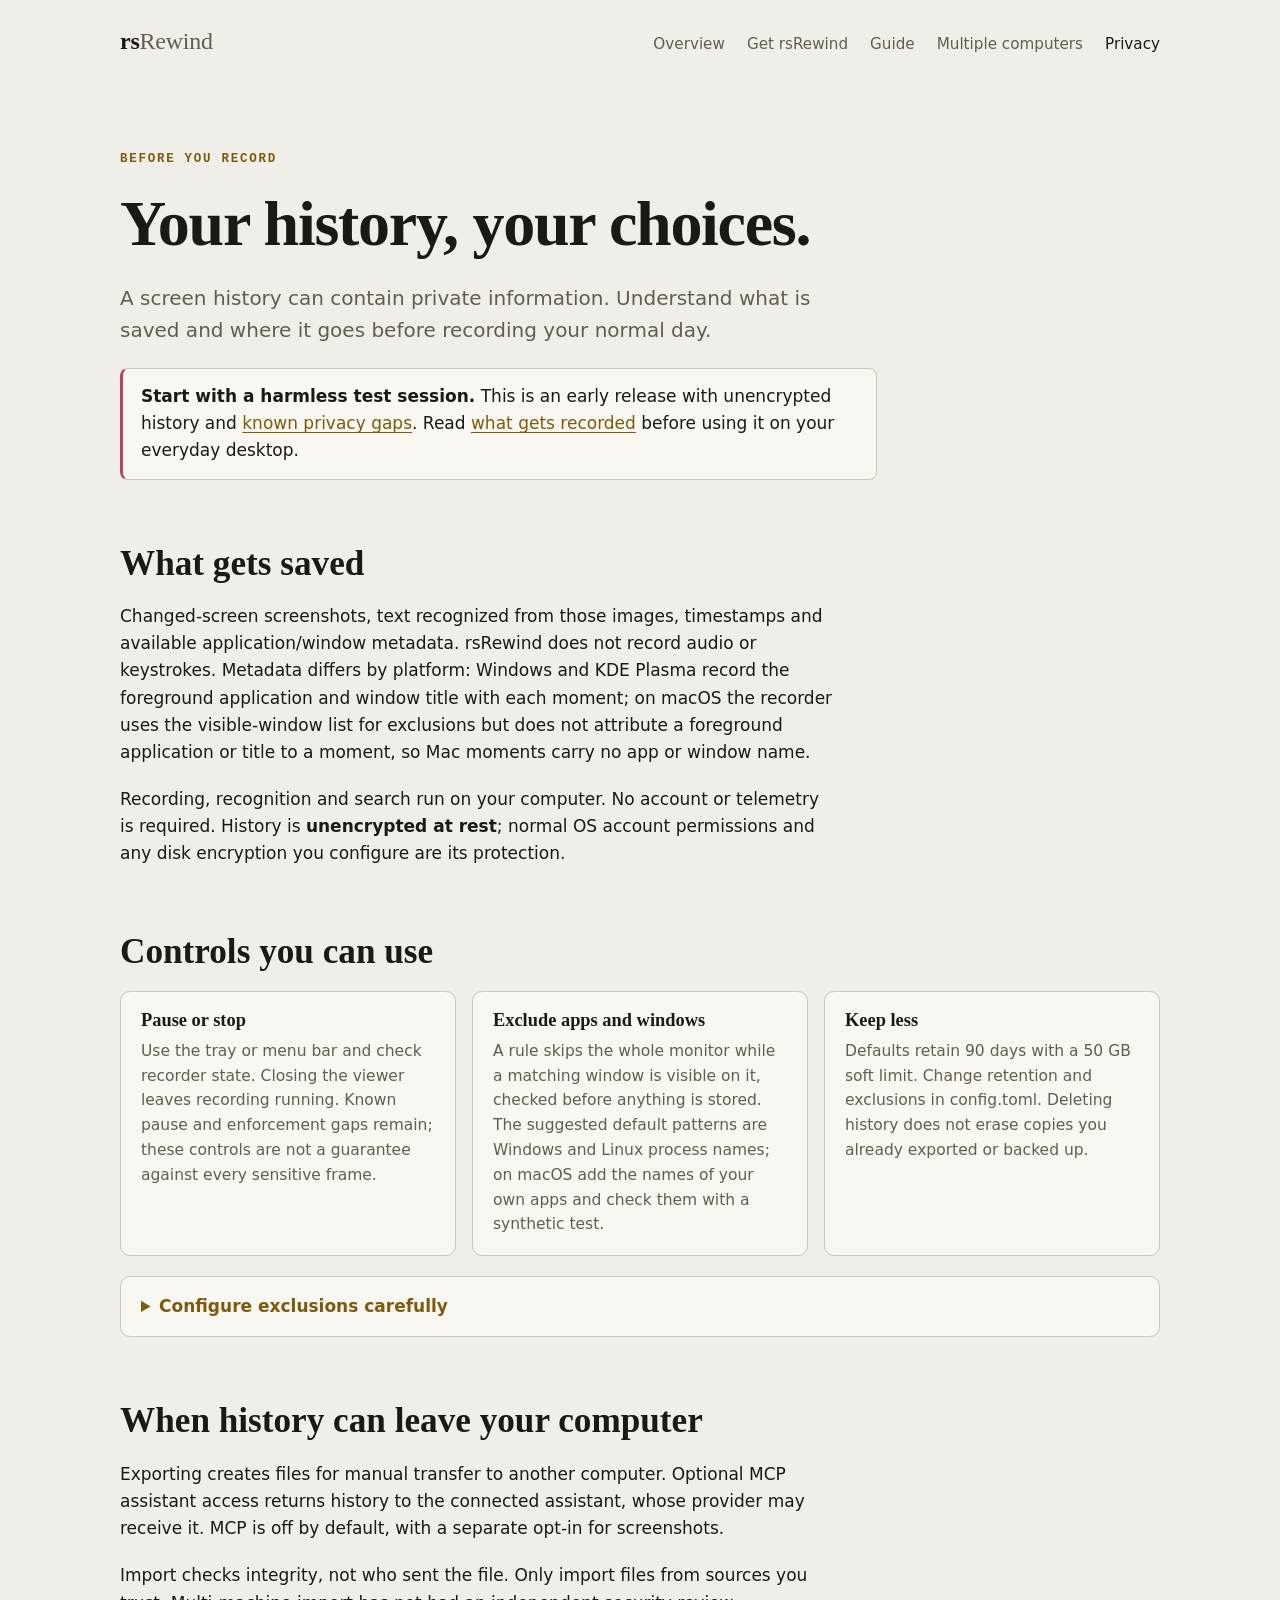
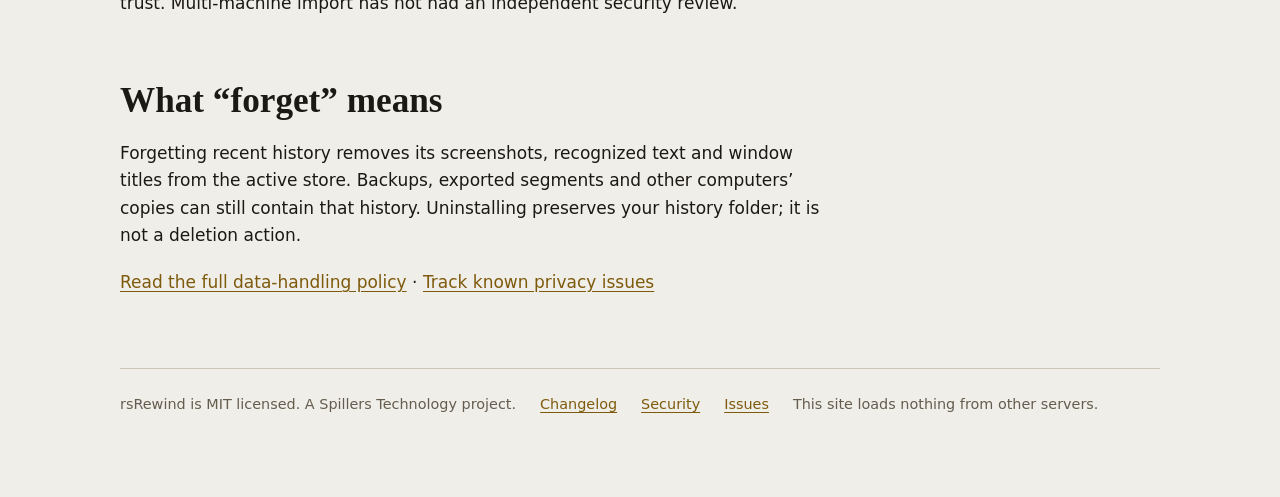
<file: site/privacy.html>
<!doctype html>
<html lang="en">
<head>
<meta charset="utf-8">
<meta name="viewport" content="width=device-width,initial-scale=1">
<title>Your history, your choices — rsRewind</title>
<meta name="description" content="What rsRewind records, where history lives, and the limits of privacy controls.">
<link rel="icon" href="data:image/svg+xml,%3Csvg xmlns=%27http://www.w3.org/2000/svg%27 viewBox=%270 0 32 32%27%3E%3Crect width=%2732%27 height=%2732%27 rx=%277%27 fill=%27%230e0d0c%27/%3E%3Ccircle cx=%2716%27 cy=%2716%27 r=%278%27 fill=%27none%27 stroke=%27%23d4a64a%27 stroke-width=%273%27/%3E%3Cpath d=%27M16 8v8l-5 3%27 stroke=%27%23d4a64a%27 stroke-width=%273%27 fill=%27none%27/%3E%3C/svg%3E">
<link rel="stylesheet" href="style.css">
</head>
<body>
<a class="skip" href="#main">Skip to content</a>
<div class="wrap">
<header class="top"><a class="brand" href="index.html">rs<span>Rewind</span></a><nav aria-label="Site"><a href="index.html">Overview</a><a href="install.html">Get rsRewind</a><a href="guide.html">Guide</a><a href="probes.html">Multiple computers</a><a href="privacy.html" aria-current="page">Privacy</a></nav></header>
<main id="main">
<section class="hero"><div class="kicker">Before you record</div><h1>Your history, your choices.</h1><p class="lede">A screen history can contain private information. Understand what is saved and where it goes before recording your normal day.</p><div class="callout warn"><p><strong>Start with a harmless test session.</strong> This is an early release with unencrypted history and <a href="https://github.com/spilloid/rsRewind/issues/12">known privacy gaps</a>. Read <a href="privacy.html">what gets recorded</a> before using it on your everyday desktop.</p></div></section>
<section><h2>What gets saved</h2><p>Changed-screen screenshots, text recognized from those images, timestamps and available application/window metadata. rsRewind does not record audio or keystrokes. Metadata differs by platform: Windows and KDE Plasma record the foreground application and window title with each moment; on macOS the recorder uses the visible-window list for exclusions but does not attribute a foreground application or title to a moment, so Mac moments carry no app or window name.</p><p>Recording, recognition and search run on your computer. No account or telemetry is required. History is <strong>unencrypted at rest</strong>; normal OS account permissions and any disk encryption you configure are its protection.</p></section>
<section><h2>Controls you can use</h2><div class="grid"><div class="card"><h3>Pause or stop</h3><p>Use the tray or menu bar and check recorder state. Closing the viewer leaves recording running. Known pause and enforcement gaps remain; these controls are not a guarantee against every sensitive frame.</p></div><div class="card"><h3>Exclude apps and windows</h3><p>A rule skips the whole monitor while a matching window is visible on it, checked before anything is stored. The suggested default patterns are Windows and Linux process names; on macOS add the names of your own apps and check them with a synthetic test.</p></div><div class="card"><h3>Keep less</h3><p>Defaults retain 90 days with a 50 GB soft limit. Change retention and exclusions in config.toml. Deleting history does not erase copies you already exported or backed up.</p></div></div><details><summary>Configure exclusions carefully</summary><p>Review existing process and window-title lists before editing: replacing a list replaces its defaults. App naming varies by platform. Test with synthetic content, and do not rely on suggested password-manager or private-window patterns as universal protection.</p><p><a href="https://github.com/spilloid/rsRewind/blob/main/PRIVACY.md">Full configuration and enforcement details →</a></p></details></section>
<section><h2>When history can leave your computer</h2><p>Exporting creates files for manual transfer to another computer. Optional MCP assistant access returns history to the connected assistant, whose provider may receive it. MCP is off by default, with a separate opt-in for screenshots.</p><p>Import checks integrity, not who sent the file. Only import files from sources you trust. Multi-machine import has not had an independent security review.</p></section>
<section><h2>What “forget” means</h2><p>Forgetting recent history removes its screenshots, recognized text and window titles from the active store. Backups, exported segments and other computers’ copies can still contain that history. Uninstalling preserves your history folder; it is not a deletion action.</p><p><a href="https://github.com/spilloid/rsRewind/blob/main/PRIVACY.md">Read the full data-handling policy</a> · <a href="https://github.com/spilloid/rsRewind/issues/12">Track known privacy issues</a></p></section>
</main>
<footer>
  <span>rsRewind is MIT licensed. A Spillers Technology project.</span>
  <a href="https://github.com/spilloid/rsRewind/blob/main/CHANGELOG.md">Changelog</a>
  <a href="https://github.com/spilloid/rsRewind/blob/main/SECURITY.md">Security</a>
  <a href="https://github.com/spilloid/rsRewind/issues">Issues</a>
  <span>This site loads nothing from other servers.</span>
</footer>

</div>
</body>
</html>
</file>
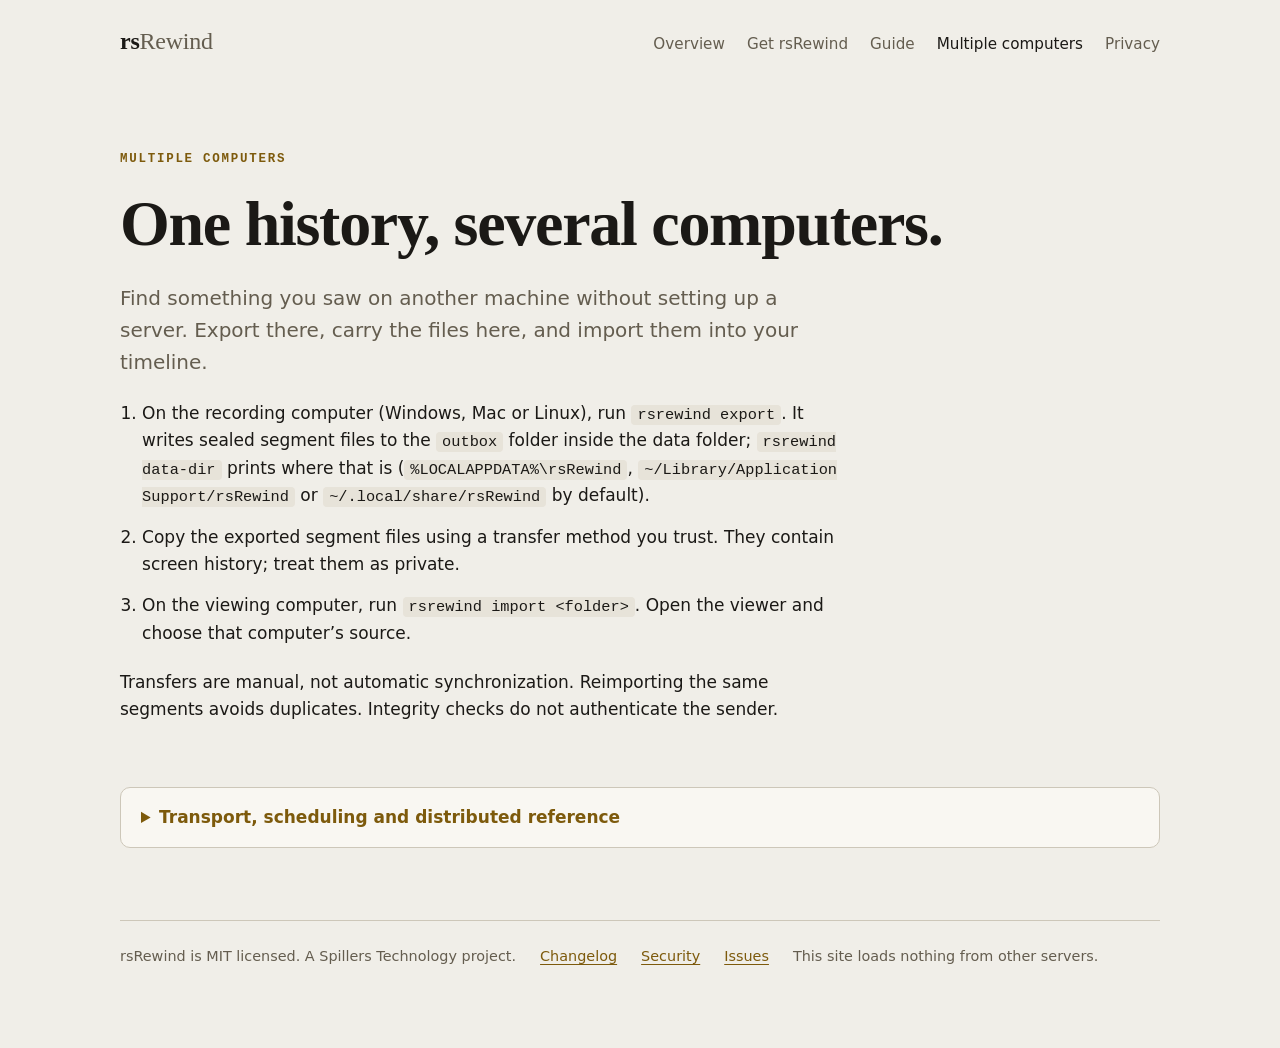
<file: site/probes.html>
<!doctype html>
<html lang="en">
<head>
<meta charset="utf-8">
<meta name="viewport" content="width=device-width,initial-scale=1">
<title>History from several computers — rsRewind</title>
<meta name="description" content="Export history from another computer and bring it into your local timeline.">
<link rel="icon" href="data:image/svg+xml,%3Csvg xmlns=%27http://www.w3.org/2000/svg%27 viewBox=%270 0 32 32%27%3E%3Crect width=%2732%27 height=%2732%27 rx=%277%27 fill=%27%230e0d0c%27/%3E%3Ccircle cx=%2716%27 cy=%2716%27 r=%278%27 fill=%27none%27 stroke=%27%23d4a64a%27 stroke-width=%273%27/%3E%3Cpath d=%27M16 8v8l-5 3%27 stroke=%27%23d4a64a%27 stroke-width=%273%27 fill=%27none%27/%3E%3C/svg%3E">
<link rel="stylesheet" href="style.css">
</head>
<body>
<a class="skip" href="#main">Skip to content</a>
<div class="wrap">
<header class="top"><a class="brand" href="index.html">rs<span>Rewind</span></a><nav aria-label="Site"><a href="index.html">Overview</a><a href="install.html">Get rsRewind</a><a href="guide.html">Guide</a><a href="probes.html" aria-current="page">Multiple computers</a><a href="privacy.html">Privacy</a></nav></header>
<main id="main"><section class="hero"><div class="kicker">Multiple computers</div><h1>One history, several computers.</h1><p class="lede">Find something you saw on another machine without setting up a server. Export there, carry the files here, and import them into your timeline.</p><ol class="steps"><li>On the recording computer (Windows, Mac or Linux), run <code>rsrewind export</code>. It writes sealed segment files to the <code>outbox</code> folder inside the data folder; <code>rsrewind data-dir</code> prints where that is (<code>%LOCALAPPDATA%\rsRewind</code>, <code>~/Library/Application Support/rsRewind</code> or <code>~/.local/share/rsRewind</code> by default).</li><li>Copy the exported segment files using a transfer method you trust. They contain screen history; treat them as private.</li><li>On the viewing computer, run <code>rsrewind import &lt;folder&gt;</code>. Open the viewer and choose that computer’s source.</li></ol><p>Transfers are manual, not automatic synchronization. Reimporting the same segments avoids duplicates. Integrity checks do not authenticate the sender.</p></section><details><summary>Transport, scheduling and distributed reference</summary><section>
  <div class="kicker">Probes and a central PC</div>
  <h2>Recording computers and a viewing computer</h2>
  <p class="lede">Any machine running rsRewind can be a probe. It keeps recording on its own, seals finished history into files, and you carry those files to your main PC. There they appear as extra lanes next to your own history.</p>
</section>

<section>
  <h2>Why files, not a live stream</h2>
  <div class="grid">
    <div class="card"><h3>Survives bad networks</h3><p>A probe never waits on the link. If the network or the main PC is down, it keeps recording locally and the files pile up until you move them.</p></div>
    <div class="card"><h3>Safe to repeat</h3><p>Copy the same file twice, in any order, after a crash: importing it again changes nothing. Every file carries a checksum, so a half-copied file is refused, never half-imported.</p></div>
    <div class="card"><h3>You choose the road</h3><p>LAN share, WireGuard, a sync tool, a USB stick. rsRewind does not provide a network transport. Choose and secure your transfer method separately.</p></div>
  </div>
</section>

<section>
  <h2>Scheduling and transfer examples</h2>
  <ol class="steps">
    <li><strong>On each probe:</strong> install rsRewind and start recording. It is the same recorder as always, on any of the three platforms. The examples below use Windows paths; on a Mac the executable is <code>/Applications/rsRewind.app/Contents/MacOS/rsrewind</code> and the outbox is <code>~/Library/Application Support/rsRewind/outbox</code>, and on Linux the outbox is <code>~/.local/share/rsRewind/outbox</code>. Any scheduler that can run a command (Task Scheduler, launchd, cron or a systemd timer) can run <code>rsrewind export</code>.</li>
    <li><strong>Seal history.</strong> Run <code>rsrewind export</code>. It writes segment files to <code>%LOCALAPPDATA%\rsRewind\outbox</code>, covering only moments that have been quiet for five minutes. Run it by hand or on a schedule:
<pre><code>schtasks /create /tn "rsRewind export" /sc hourly /tr "\"%LOCALAPPDATA%\Programs\rsRewind\rsrewind.exe\" export"</code></pre></li>
    <li><strong>Move the files</strong> to the main PC however you like, for example <code>robocopy "%LOCALAPPDATA%\rsRewind\outbox" \\main-pc\rsrewind-inbox</code>. Copying a file again later is harmless.</li>
    <li><strong>On the main PC:</strong> <code>rsrewind import \\main-pc\rsrewind-inbox</code>. Each probe gets its own store under <code>sources\&lt;id&gt;</code>; <code>rsrewind sources</code> lists them.</li>
    <li><strong>Look.</strong> <code>rsrewind ui</code> shows every machine as its own lane, and search covers all of them.</li>
  </ol>
</section>

<section>
  <h2>What to know</h2>
  <div class="tablewrap"><table>
    <thead><tr><th>Situation</th><th>What happens</th></tr></thead>
    <tbody>
      <tr><td>Probe is offline for days</td><td>It keeps recording. Seal and move the files when you can; a long gap becomes several files.</td></tr>
      <tr><td>The same file arrives twice</td><td>The second import says "already imported" and changes nothing.</td></tr>
      <tr><td>A file is damaged or cut short</td><td>Refused with a message. Nothing is imported.</td></tr>
      <tr><td>A probe is reinstalled and loses its data folder</td><td>It shows up as a new machine. Nothing is merged or overwritten.</td></tr>
      <tr><td>A backup is restored on a probe</td><td>Files that reuse an old sequence number with different content are refused.</td></tr>
      <tr><td>You delete history on the main PC</td><td>It stays deleted, even if the same files are delivered again.</td></tr>
      <tr><td>You delete history on a probe</td><td>That machine forgets it and removes matching unsent files. Copies already delivered stay on the main PC. <code>rsrewind forget</code> tells you how many moments had already been sealed.</td></tr>
    </tbody></table></div>
  <div class="callout warn"><p><strong>Trust the folder.</strong> Files are checked for damage, not for who made them. Anyone who can write into the import folder can pose as a probe. Keep that folder and the <code>sources</code> folder as private as the history itself. Authenticating probes is planned.</p></div>
  <p class="note">Design and threat model: <a href="https://github.com/spilloid/rsRewind/blob/main/docs/design/distributed.md">docs/design/distributed.md</a>.</p>
</section>
</details></main>
<footer>
  <span>rsRewind is MIT licensed. A Spillers Technology project.</span>
  <a href="https://github.com/spilloid/rsRewind/blob/main/CHANGELOG.md">Changelog</a>
  <a href="https://github.com/spilloid/rsRewind/blob/main/SECURITY.md">Security</a>
  <a href="https://github.com/spilloid/rsRewind/issues">Issues</a>
  <span>This site loads nothing from other servers.</span>
</footer>

</div>
</body>
</html>
</file>
<file: site/style.css>
/* rsRewind site. Satin black, warm ivory, gold accent. System fonts only: a privacy tool's site
   makes no third-party requests (no web fonts, no analytics, no CDN scripts). */
:root{
  --bg:#0e0d0c; --surface:#171513; --raised:#201d1a; --ink:#efe8da; --muted:#a39a88; --line:#33302b;
  --gold:#d4a64a; --violet:#a597ff; --sky:#6cc1e8; --mint:#6fd0a8; --rose:#e8869a; --on-gold:#17120a;
  --display:Charter,'Iowan Old Style','Palatino Linotype',Palatino,Georgia,serif;
  --body:system-ui,-apple-system,'Segoe UI',Roboto,'Helvetica Neue',sans-serif;
  --mono:ui-monospace,'Cascadia Code','SF Mono',Consolas,monospace;
  color-scheme:dark;
}
@media (prefers-color-scheme:light){:root:not([data-theme="dark"]){
  --bg:#f0eee8; --surface:#f9f7f2; --raised:#e7e3d9; --ink:#1b1916; --muted:#645d4f; --line:#cdc7b9;
  --gold:#7d5a0c; --violet:#5a47d6; --sky:#1f6f99; --mint:#17795a; --rose:#b8435c; --on-gold:#fff8e8; color-scheme:light}}
:root[data-theme="light"]{
  --bg:#f0eee8; --surface:#f9f7f2; --raised:#e7e3d9; --ink:#1b1916; --muted:#645d4f; --line:#cdc7b9;
  --gold:#7d5a0c; --violet:#5a47d6; --sky:#1f6f99; --mint:#17795a; --rose:#b8435c; --on-gold:#fff8e8; color-scheme:light}
:root[data-theme="dark"]{
  --bg:#0e0d0c; --surface:#171513; --raised:#201d1a; --ink:#efe8da; --muted:#a39a88; --line:#33302b;
  --gold:#d4a64a; --violet:#a597ff; --sky:#6cc1e8; --mint:#6fd0a8; --rose:#e8869a; --on-gold:#17120a; color-scheme:dark}
*{box-sizing:border-box}
html{scroll-behavior:smooth}
body{margin:0;background:var(--bg);color:var(--ink);font:400 17px/1.6 var(--body);padding-inline:20px}
a{color:var(--gold);text-underline-offset:3px} a:hover{color:var(--ink)}
a:focus-visible,button:focus-visible{outline:2px solid var(--gold);outline-offset:3px;border-radius:3px}
.wrap{max-width:1040px;margin:0 auto;display:flex;flex-direction:column;gap:72px;padding-block:28px 80px}
header.top{display:flex;flex-wrap:wrap;gap:12px 28px;align-items:baseline;justify-content:space-between}
.brand{font:700 1.5rem var(--display);color:var(--ink);text-decoration:none;letter-spacing:-.01em}
.brand span{color:var(--muted);font-weight:400}
nav{display:flex;flex-wrap:wrap;gap:6px 22px;font-size:.95rem}
nav a{color:var(--muted);text-decoration:none} nav a:hover,nav a[aria-current]{color:var(--ink)}
h1,h2,h3{font-family:var(--display);line-height:1.12;text-wrap:balance;margin:0}
h1{font-size:clamp(2.3rem,6vw,4rem);font-weight:700;letter-spacing:-.02em}
h2{font-size:clamp(1.6rem,3.4vw,2.2rem);font-weight:700}
h3{font-size:1.15rem;font-weight:700}
p{margin:0;max-width:66ch} .lede{font-size:1.25rem;color:var(--muted);max-width:56ch}
.kicker{font:600 .78rem var(--mono);letter-spacing:.14em;text-transform:uppercase;color:var(--gold)}
section{display:flex;flex-direction:column;gap:20px;min-width:0}
.hero{display:flex;flex-direction:column;gap:22px;padding-top:24px}
.cta{display:flex;flex-wrap:wrap;gap:12px;align-items:center}
.btn{display:inline-block;font:600 1rem var(--body);padding:12px 20px;border-radius:8px;text-decoration:none;border:1px solid var(--line);color:var(--ink);background:var(--raised)}
.btn.primary{background:var(--gold);color:var(--on-gold);border-color:var(--gold)}
.btn:hover{border-color:var(--gold);color:var(--ink)} .btn.primary:hover{color:var(--on-gold);filter:brightness(1.08)}
.note{font-size:.9rem;color:var(--muted)}
.grid{display:grid;grid-template-columns:repeat(auto-fit,minmax(250px,1fr));gap:16px}
.card{background:var(--surface);border:1px solid var(--line);border-radius:10px;padding:18px 20px;display:flex;flex-direction:column;gap:8px;min-width:0}
.card p{font-size:.97rem;color:var(--muted)}
pre,code{font-family:var(--mono)} code{font-size:.9em;background:var(--raised);padding:1px 6px;border-radius:4px}
pre{margin:0;background:var(--surface);border:1px solid var(--line);border-radius:8px;padding:14px 16px;overflow-x:auto;font-size:.88rem;line-height:1.55}
pre code{background:none;padding:0}
.shot{margin:0;display:flex;flex-direction:column;gap:10px}
.shot img{width:100%;height:auto;display:block;border-radius:10px;border:1px solid var(--line);background:var(--surface)}
.shot figcaption{font-size:.92rem;color:var(--muted);max-width:70ch}
.shots{display:grid;grid-template-columns:repeat(auto-fit,minmax(min(100%,460px),1fr));gap:28px}
.shot.wide{grid-column:1/-1}
.tablewrap{overflow-x:auto;border:1px solid var(--line);border-radius:10px}
table{border-collapse:collapse;width:100%;min-width:560px;font-size:.95rem}
th,td{padding:10px 14px;text-align:left;border-bottom:1px solid var(--line);vertical-align:top}
th{font-size:.74rem;letter-spacing:.1em;text-transform:uppercase;color:var(--muted)} tr:last-child td{border-bottom:0}
ol.steps{margin:0;padding-left:1.3em;display:flex;flex-direction:column;gap:14px;max-width:68ch}
.callout{border:1px solid var(--line);border-left:3px solid var(--gold);border-radius:8px;padding:14px 18px;background:var(--surface);max-width:70ch}
.callout.warn{border-left-color:var(--rose)}
footer{border-top:1px solid var(--line);padding-top:24px;display:flex;flex-wrap:wrap;gap:8px 24px;color:var(--muted);font-size:.9rem}
@media (max-width:560px){body{font-size:16px;padding-inline:16px}.wrap{gap:56px}table{min-width:0;font-size:.9rem}th,td{padding:9px 10px}}
@media (prefers-reduced-motion:reduce){html{scroll-behavior:auto}}

main{display:flex;flex-direction:column;gap:64px;min-width:0}
section[id]{scroll-margin-top:24px}
details{border:1px solid var(--line);border-radius:10px;padding:16px 20px;background:var(--surface)}
summary{cursor:pointer;font-weight:600;color:var(--gold)}
summary:focus-visible{outline:2px solid var(--gold);outline-offset:4px}
details[open]>:not(summary){margin-top:18px}
details section{margin-top:32px}
.skip{position:absolute;top:-100px;left:16px;background:var(--surface);padding:12px;z-index:2}
.skip:focus{top:8px}
@media(max-width:560px){main{gap:48px}.btn{width:100%;text-align:center}}

/* Product pitch components (overview and install pages). */
.pills{list-style:none;margin:0;padding:0;display:flex;flex-wrap:wrap;gap:8px}
.pills li{font:600 .8rem var(--mono);letter-spacing:.04em;color:var(--muted);border:1px solid var(--line);border-radius:999px;padding:4px 12px;background:var(--surface)}
ol.flow{list-style:none;margin:0;padding:0;display:grid;grid-template-columns:repeat(auto-fit,minmax(230px,1fr));gap:16px}
ol.flow li{display:flex;gap:14px;align-items:flex-start;background:var(--surface);border:1px solid var(--line);border-radius:10px;padding:18px 20px;min-width:0}
ol.flow li>div{display:flex;flex-direction:column;gap:8px;min-width:0}
ol.flow p{font-size:.97rem;color:var(--muted)}
.step{flex:0 0 auto;display:inline-grid;place-items:center;width:34px;height:34px;border-radius:50%;background:var(--gold);color:var(--on-gold);font:700 1rem var(--display)}
.split{display:grid;grid-template-columns:repeat(auto-fit,minmax(min(100%,320px),1fr));gap:24px;align-items:start}
.split>div{display:flex;flex-direction:column;gap:14px;min-width:0}
.split pre{min-width:0}
ul.plain{margin:0;padding-left:1.2em;display:flex;flex-direction:column;gap:6px;color:var(--muted);font-size:.97rem}
.platforms{display:grid;grid-template-columns:repeat(auto-fit,minmax(250px,1fr));gap:16px}
.platforms a.card{text-decoration:none;color:var(--ink)} .platforms a.card:hover{border-color:var(--gold)}
.platforms .card span{color:var(--gold);font-weight:600}
</file>
